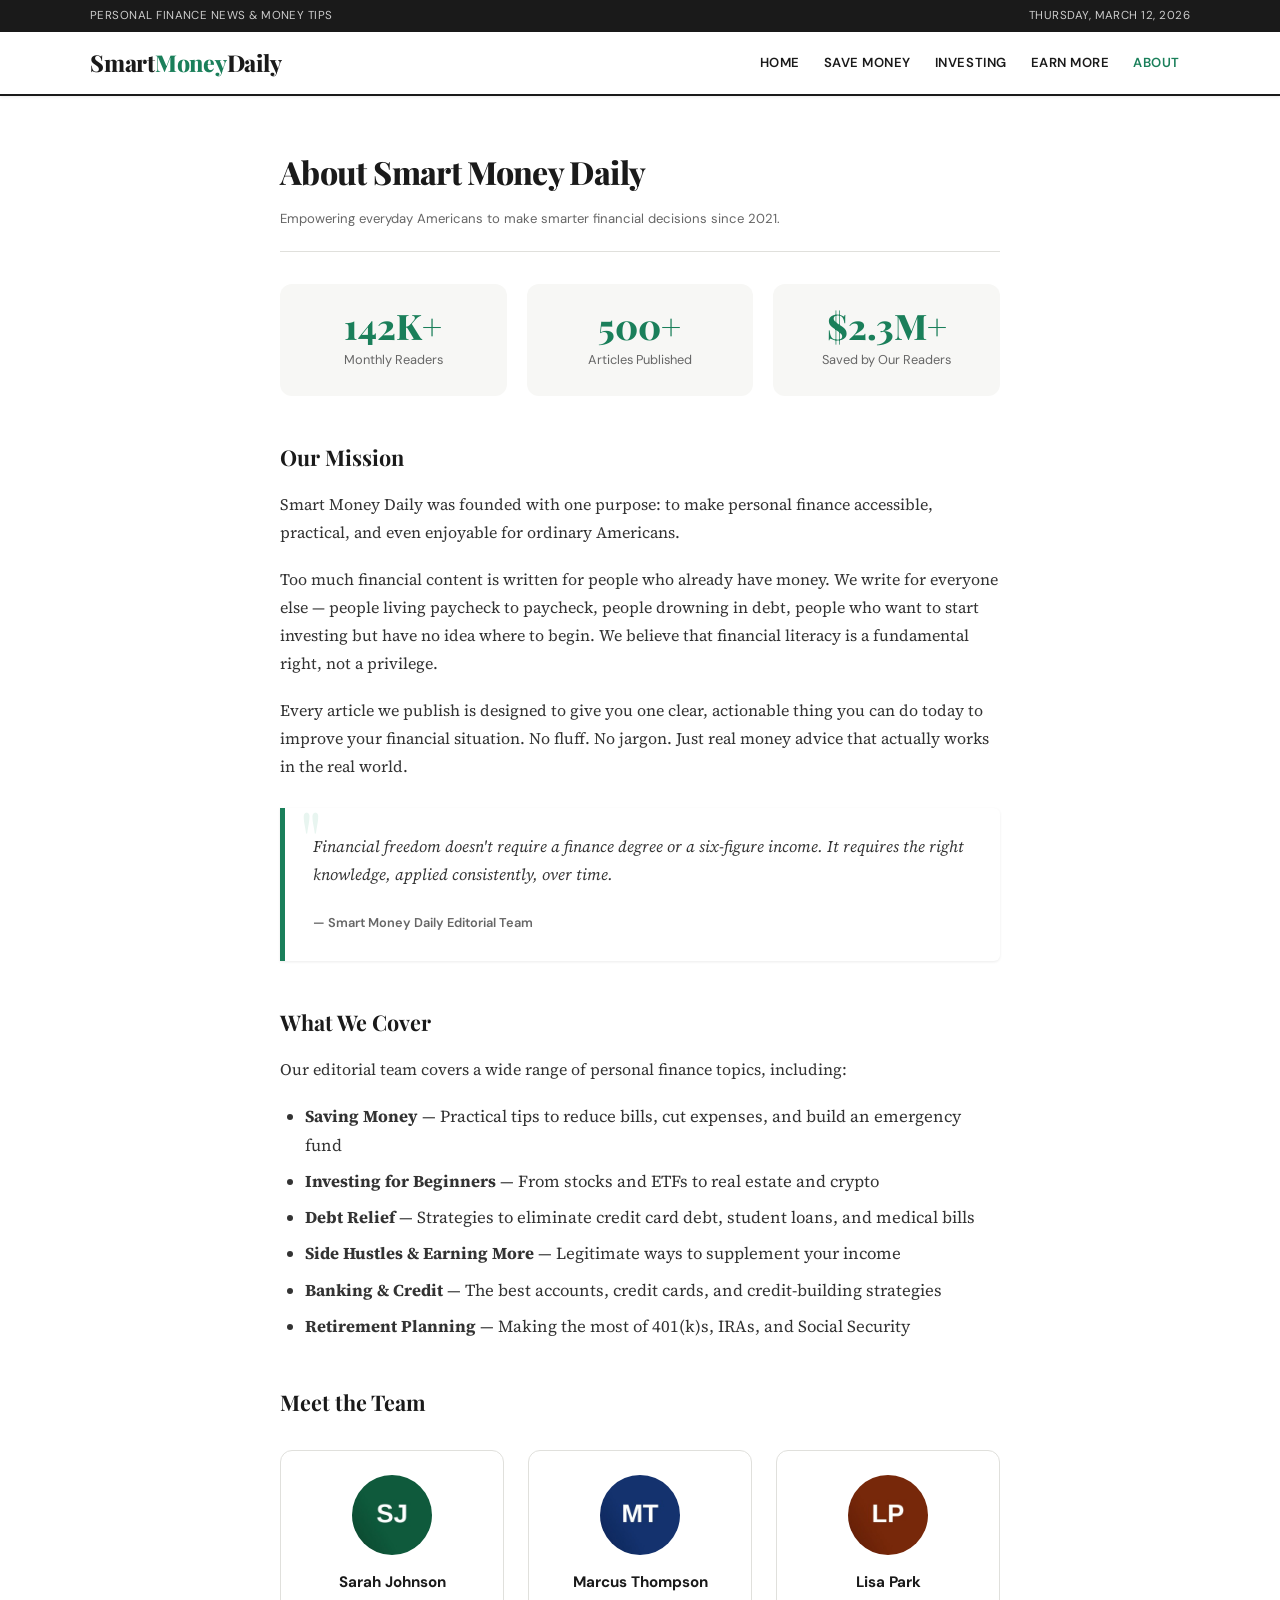
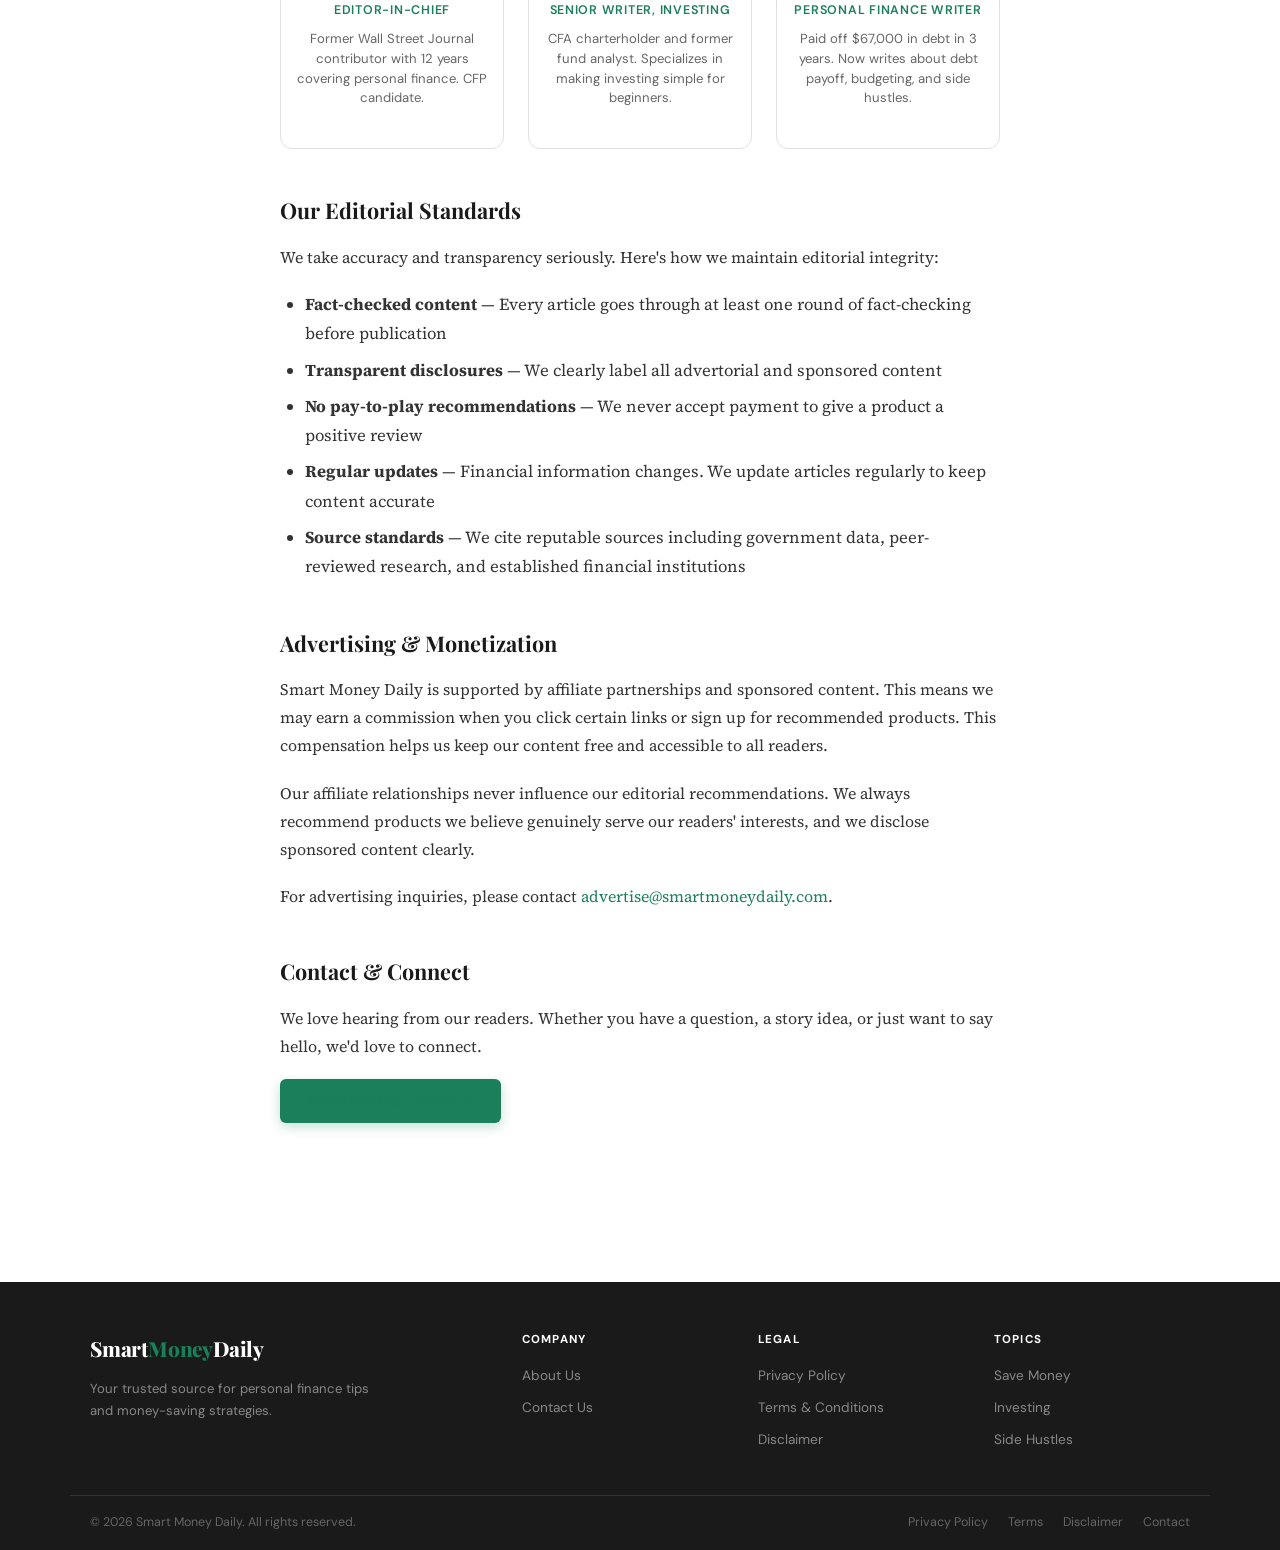
<file: about.html>
<!DOCTYPE html>
<html lang="en">
<head>
  <meta charset="UTF-8" />
  <meta name="viewport" content="width=device-width, initial-scale=1.0" />
  <title>About Us — Smart Money Daily</title>
  <meta name="description" content="Learn about Smart Money Daily — our mission, team, and commitment to helping Americans make smarter money decisions." />
  <link rel="preconnect" href="https://fonts.googleapis.com" />
  <link rel="preconnect" href="https://fonts.gstatic.com" crossorigin />
  <link rel="stylesheet" href="style.css" />
  <style>
    .team-grid { display: grid; grid-template-columns: repeat(3, 1fr); gap: 24px; margin: 28px 0; }
    .team-card { text-align: center; padding: 24px 16px; border: 1px solid var(--border); border-radius: var(--radius-lg); }
    .team-avatar { width: 80px; height: 80px; border-radius: 50%; background: var(--primary-light); display: flex; align-items: center; justify-content: center; font-family: var(--font-serif); font-size: 1.6rem; font-weight: 800; color: var(--primary); margin: 0 auto 14px; }
    .team-card h3 { font-family: var(--font-ui); font-size: 0.95rem; font-weight: 700; color: var(--text-dark); margin-bottom: 4px; }
    .team-card .role { font-family: var(--font-ui); font-size: 0.78rem; color: var(--primary); font-weight: 600; text-transform: uppercase; letter-spacing: 0.06em; margin-bottom: 8px; }
    .team-card p { font-family: var(--font-ui); font-size: 0.82rem; color: var(--text-muted); line-height: 1.5; }
    .stat-row { display: grid; grid-template-columns: repeat(3, 1fr); gap: 20px; margin: 28px 0; }
    .stat-box { text-align: center; padding: 24px; background: var(--bg-light); border-radius: var(--radius-lg); }
    .stat-box .number { font-family: var(--font-serif); font-size: 2.2rem; font-weight: 800; color: var(--primary); line-height: 1; }
    .stat-box .label { font-family: var(--font-ui); font-size: 0.8rem; color: var(--text-muted); margin-top: 6px; }
    @media(max-width:600px) { .team-grid { grid-template-columns: 1fr; } .stat-row { grid-template-columns: 1fr; } }
  </style>
</head>
<body>

<div class="top-bar">
  <div class="top-bar-inner">
    <span>Personal Finance News &amp; Money Tips</span>
    <span>Thursday, March 12, 2026</span>
  </div>
</div>

<header class="site-header">
  <div class="header-inner">
    <a href="index.html" class="site-logo">Smart<span>Money</span>Daily</a>
    <nav class="main-nav">
      <a href="index.html">Home</a>
      <a href="index.html#save">Save Money</a>
      <a href="index.html#invest">Investing</a>
      <a href="index.html#earn">Earn More</a>
      <a href="about.html">About</a>
    </nav>
    <button class="hamburger" id="hamburger" aria-label="Open menu" aria-expanded="false">
      <span></span><span></span><span></span>
    </button>
  </div>
</header>

<nav class="mobile-menu" id="mobile-menu">
  <a href="index.html">Home</a>
  <a href="about.html">About</a>
  <a href="contact.html">Contact</a>
  <a href="privacy-policy.html">Privacy Policy</a>
  <a href="terms.html">Terms</a>
  <a href="disclaimer.html">Disclaimer</a>
</nav>

<div class="inner-page">
  <h1>About Smart Money Daily</h1>
  <p class="page-date">Empowering everyday Americans to make smarter financial decisions since 2021.</p>

  <div class="stat-row">
    <div class="stat-box">
      <div class="number">142K+</div>
      <div class="label">Monthly Readers</div>
    </div>
    <div class="stat-box">
      <div class="number">500+</div>
      <div class="label">Articles Published</div>
    </div>
    <div class="stat-box">
      <div class="number">$2.3M+</div>
      <div class="label">Saved by Our Readers</div>
    </div>
  </div>

  <h2 id="mission">Our Mission</h2>
  <p>Smart Money Daily was founded with one purpose: to make personal finance accessible, practical, and even enjoyable for ordinary Americans.</p>

  <p>Too much financial content is written for people who already have money. We write for everyone else — people living paycheck to paycheck, people drowning in debt, people who want to start investing but have no idea where to begin. We believe that financial literacy is a fundamental right, not a privilege.</p>

  <p>Every article we publish is designed to give you one clear, actionable thing you can do today to improve your financial situation. No fluff. No jargon. Just real money advice that actually works in the real world.</p>

  <blockquote>
    <p>Financial freedom doesn't require a finance degree or a six-figure income. It requires the right knowledge, applied consistently, over time.</p>
    <cite>— Smart Money Daily Editorial Team</cite>
  </blockquote>

  <h2>What We Cover</h2>
  <p>Our editorial team covers a wide range of personal finance topics, including:</p>
  <ul>
    <li><strong>Saving Money</strong> — Practical tips to reduce bills, cut expenses, and build an emergency fund</li>
    <li><strong>Investing for Beginners</strong> — From stocks and ETFs to real estate and crypto</li>
    <li><strong>Debt Relief</strong> — Strategies to eliminate credit card debt, student loans, and medical bills</li>
    <li><strong>Side Hustles &amp; Earning More</strong> — Legitimate ways to supplement your income</li>
    <li><strong>Banking &amp; Credit</strong> — The best accounts, credit cards, and credit-building strategies</li>
    <li><strong>Retirement Planning</strong> — Making the most of 401(k)s, IRAs, and Social Security</li>
  </ul>

  <h2 id="team">Meet the Team</h2>

  <div class="team-grid">
    <div class="team-card">
      <img src="images/avatar_sarah.jpg" alt="Sarah Johnson" class="team-avatar" style="width:80px;height:80px;border-radius:50%;object-fit:cover;margin:0 auto 14px;" />
      <h3>Sarah Johnson</h3>
      <div class="role">Editor-in-Chief</div>
      <p>Former Wall Street Journal contributor with 12 years covering personal finance. CFP candidate.</p>
    </div>
    <div class="team-card">
      <img src="images/avatar_marcus.jpg" alt="Marcus Thompson" class="team-avatar" style="width:80px;height:80px;border-radius:50%;object-fit:cover;margin:0 auto 14px;" />
      <h3>Marcus Thompson</h3>
      <div class="role">Senior Writer, Investing</div>
      <p>CFA charterholder and former fund analyst. Specializes in making investing simple for beginners.</p>
    </div>
    <div class="team-card">
      <img src="images/avatar_lisa.jpg" alt="Lisa Park" class="team-avatar" style="width:80px;height:80px;border-radius:50%;object-fit:cover;margin:0 auto 14px;" />
      <h3>Lisa Park</h3>
      <div class="role">Personal Finance Writer</div>
      <p>Paid off $67,000 in debt in 3 years. Now writes about debt payoff, budgeting, and side hustles.</p>
    </div>
  </div>

  <h2>Our Editorial Standards</h2>
  <p>We take accuracy and transparency seriously. Here's how we maintain editorial integrity:</p>
  <ul>
    <li><strong>Fact-checked content</strong> — Every article goes through at least one round of fact-checking before publication</li>
    <li><strong>Transparent disclosures</strong> — We clearly label all advertorial and sponsored content</li>
    <li><strong>No pay-to-play recommendations</strong> — We never accept payment to give a product a positive review</li>
    <li><strong>Regular updates</strong> — Financial information changes. We update articles regularly to keep content accurate</li>
    <li><strong>Source standards</strong> — We cite reputable sources including government data, peer-reviewed research, and established financial institutions</li>
  </ul>

  <h2>Advertising &amp; Monetization</h2>
  <p>Smart Money Daily is supported by affiliate partnerships and sponsored content. This means we may earn a commission when you click certain links or sign up for recommended products. This compensation helps us keep our content free and accessible to all readers.</p>

  <p>Our affiliate relationships never influence our editorial recommendations. We always recommend products we believe genuinely serve our readers' interests, and we disclose sponsored content clearly.</p>

  <p>For advertising inquiries, please contact <a href="mailto:advertise@smartmoneydaily.com">advertise@smartmoneydaily.com</a>.</p>

  <h2>Contact &amp; Connect</h2>
  <p>We love hearing from our readers. Whether you have a question, a story idea, or just want to say hello, we'd love to connect.</p>
  <p><a href="contact.html" class="cta-btn green" style="display:inline-flex;">Contact Our Team →</a></p>
</div>

<footer class="site-footer">
  <div class="footer-inner">
    <div class="footer-brand">
      <a href="index.html" class="site-logo">Smart<span style="color:var(--primary)">Money</span>Daily</a>
      <p>Your trusted source for personal finance tips and money-saving strategies.</p>
    </div>
    <div class="footer-col">
      <h5>Company</h5>
      <a href="about.html">About Us</a>
      <a href="contact.html">Contact Us</a>
    </div>
    <div class="footer-col">
      <h5>Legal</h5>
      <a href="privacy-policy.html">Privacy Policy</a>
      <a href="terms.html">Terms &amp; Conditions</a>
      <a href="disclaimer.html">Disclaimer</a>
    </div>
    <div class="footer-col">
      <h5>Topics</h5>
      <a href="#">Save Money</a>
      <a href="#">Investing</a>
      <a href="#">Side Hustles</a>
    </div>
  </div>
  <div class="footer-bottom">
    <span>© 2026 Smart Money Daily. All rights reserved.</span>
    <div class="footer-bottom-links">
      <a href="privacy-policy.html">Privacy Policy</a>
      <a href="terms.html">Terms</a>
      <a href="disclaimer.html">Disclaimer</a>
      <a href="contact.html">Contact</a>
    </div>
  </div>
</footer>

<button class="back-to-top" id="back-to-top" aria-label="Back to top">↑</button>
<script src="script.js"></script>
</body>
</html>
</file>
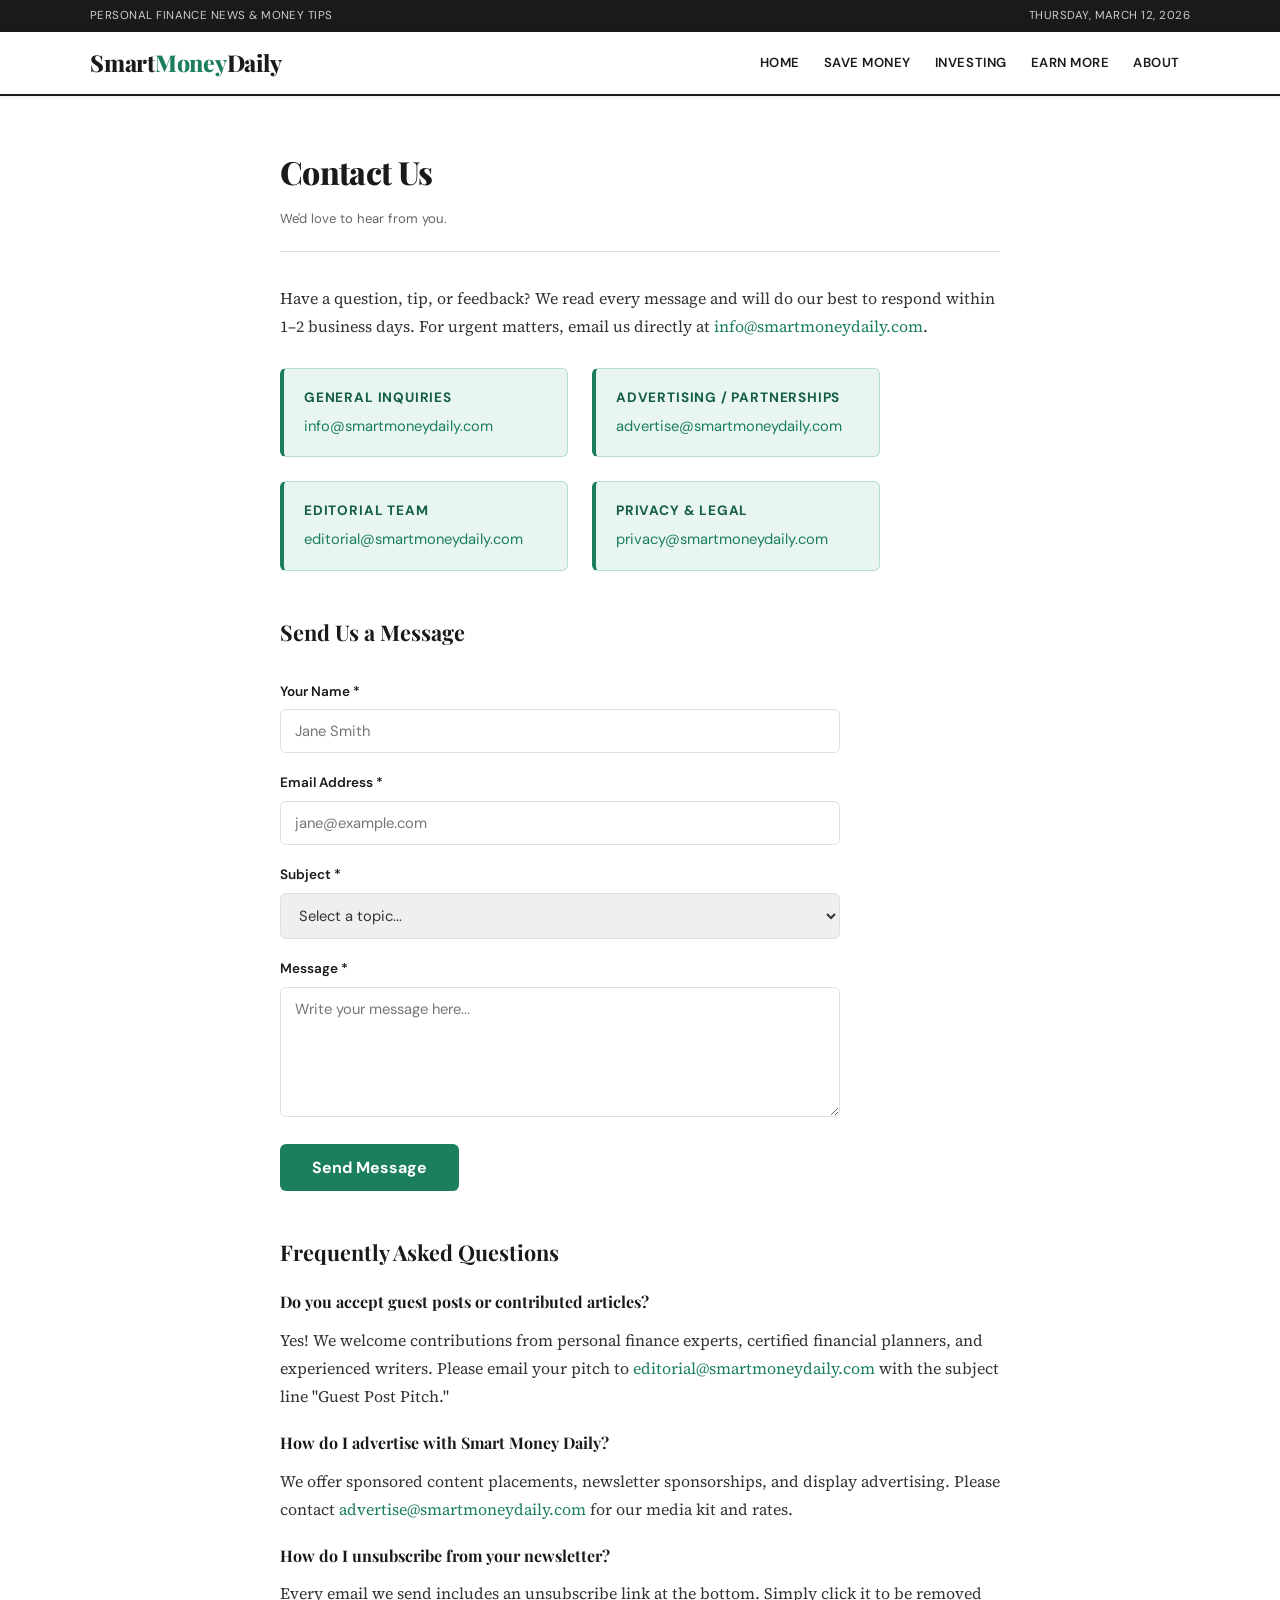
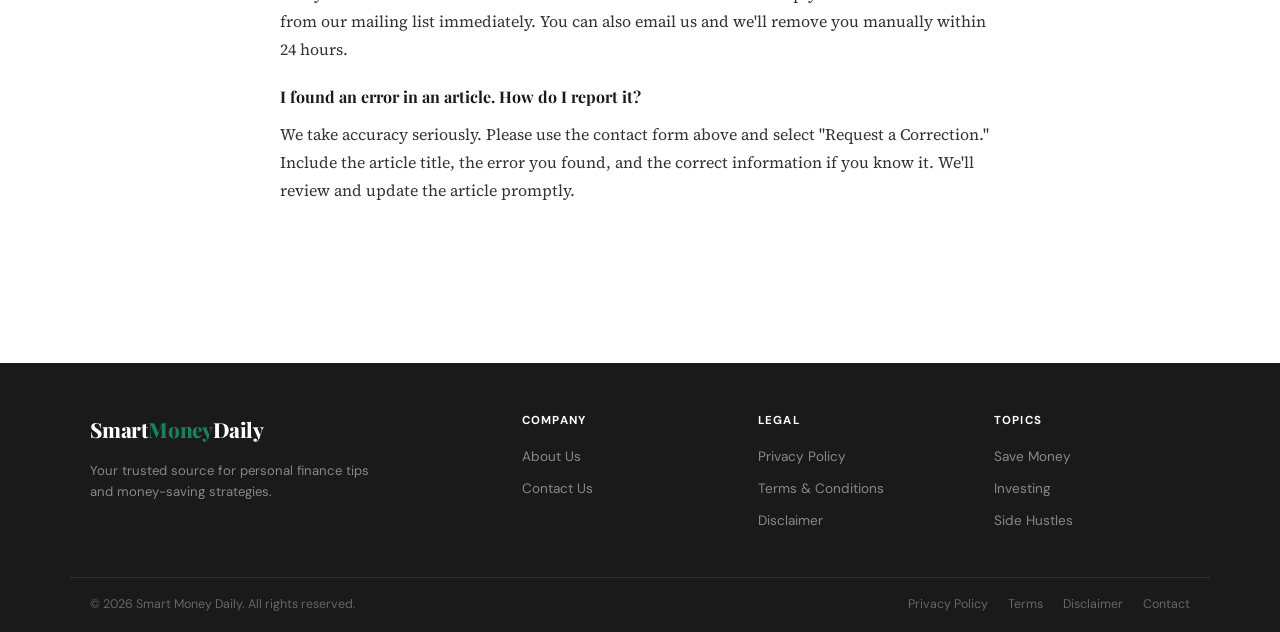
<file: contact.html>
<!DOCTYPE html>
<html lang="en">
<head>
  <meta charset="UTF-8" />
  <meta name="viewport" content="width=device-width, initial-scale=1.0" />
  <title>Contact Us — Smart Money Daily</title>
  <meta name="description" content="Get in touch with the Smart Money Daily team." />
  <link rel="preconnect" href="https://fonts.googleapis.com" />
  <link rel="preconnect" href="https://fonts.gstatic.com" crossorigin />
  <link rel="stylesheet" href="style.css" />
</head>
<body>

<div class="top-bar">
  <div class="top-bar-inner">
    <span>Personal Finance News &amp; Money Tips</span>
    <span>Thursday, March 12, 2026</span>
  </div>
</div>

<header class="site-header">
  <div class="header-inner">
    <a href="index.html" class="site-logo">Smart<span>Money</span>Daily</a>
    <nav class="main-nav">
      <a href="index.html">Home</a>
      <a href="index.html#save">Save Money</a>
      <a href="index.html#invest">Investing</a>
      <a href="index.html#earn">Earn More</a>
      <a href="about.html">About</a>
    </nav>
    <button class="hamburger" id="hamburger" aria-label="Open menu" aria-expanded="false">
      <span></span><span></span><span></span>
    </button>
  </div>
</header>

<nav class="mobile-menu" id="mobile-menu">
  <a href="index.html">Home</a>
  <a href="about.html">About</a>
  <a href="contact.html">Contact</a>
  <a href="privacy-policy.html">Privacy Policy</a>
  <a href="terms.html">Terms</a>
  <a href="disclaimer.html">Disclaimer</a>
</nav>

<div class="inner-page">
  <h1>Contact Us</h1>
  <p class="page-date">We'd love to hear from you.</p>

  <p>Have a question, tip, or feedback? We read every message and will do our best to respond within 1–2 business days. For urgent matters, email us directly at <a href="mailto:info@smartmoneydaily.com">info@smartmoneydaily.com</a>.</p>

  <div style="display:grid;grid-template-columns:1fr 1fr;gap:24px;margin:28px 0;max-width:600px;">
    <div class="info-box" style="margin:0;">
      <div class="info-box-title">General Inquiries</div>
      <a href="mailto:info@smartmoneydaily.com">info@smartmoneydaily.com</a>
    </div>
    <div class="info-box" style="margin:0;">
      <div class="info-box-title">Advertising / Partnerships</div>
      <a href="mailto:advertise@smartmoneydaily.com">advertise@smartmoneydaily.com</a>
    </div>
    <div class="info-box" style="margin:0;">
      <div class="info-box-title">Editorial Team</div>
      <a href="mailto:editorial@smartmoneydaily.com">editorial@smartmoneydaily.com</a>
    </div>
    <div class="info-box" style="margin:0;">
      <div class="info-box-title">Privacy &amp; Legal</div>
      <a href="mailto:privacy@smartmoneydaily.com">privacy@smartmoneydaily.com</a>
    </div>
  </div>

  <h2>Send Us a Message</h2>

  <div class="contact-form-wrap">
    <form id="contact-form" novalidate>
      <div class="form-group">
        <label for="contact-name">Your Name *</label>
        <input type="text" id="contact-name" name="name" placeholder="Jane Smith" required />
      </div>
      <div class="form-group">
        <label for="contact-email">Email Address *</label>
        <input type="email" id="contact-email" name="email" placeholder="jane@example.com" required />
      </div>
      <div class="form-group">
        <label for="contact-subject">Subject *</label>
        <select id="contact-subject" name="subject" required>
          <option value="">Select a topic...</option>
          <option value="general">General Question</option>
          <option value="editorial">Editorial / Article Feedback</option>
          <option value="advertising">Advertising / Partnerships</option>
          <option value="privacy">Privacy / Data Request</option>
          <option value="correction">Request a Correction</option>
          <option value="other">Other</option>
        </select>
      </div>
      <div class="form-group">
        <label for="contact-message">Message *</label>
        <textarea id="contact-message" name="message" placeholder="Write your message here..." required></textarea>
      </div>
      <button type="submit" class="form-submit">Send Message</button>
    </form>
  </div>

  <h2>Frequently Asked Questions</h2>

  <h2 style="font-size:1rem;margin-top:1em;">Do you accept guest posts or contributed articles?</h2>
  <p>Yes! We welcome contributions from personal finance experts, certified financial planners, and experienced writers. Please email your pitch to <a href="mailto:editorial@smartmoneydaily.com">editorial@smartmoneydaily.com</a> with the subject line "Guest Post Pitch."</p>

  <h2 style="font-size:1rem;margin-top:1em;">How do I advertise with Smart Money Daily?</h2>
  <p>We offer sponsored content placements, newsletter sponsorships, and display advertising. Please contact <a href="mailto:advertise@smartmoneydaily.com">advertise@smartmoneydaily.com</a> for our media kit and rates.</p>

  <h2 style="font-size:1rem;margin-top:1em;">How do I unsubscribe from your newsletter?</h2>
  <p>Every email we send includes an unsubscribe link at the bottom. Simply click it to be removed from our mailing list immediately. You can also email us and we'll remove you manually within 24 hours.</p>

  <h2 style="font-size:1rem;margin-top:1em;">I found an error in an article. How do I report it?</h2>
  <p>We take accuracy seriously. Please use the contact form above and select "Request a Correction." Include the article title, the error you found, and the correct information if you know it. We'll review and update the article promptly.</p>
</div>

<footer class="site-footer">
  <div class="footer-inner">
    <div class="footer-brand">
      <a href="index.html" class="site-logo">Smart<span style="color:var(--primary)">Money</span>Daily</a>
      <p>Your trusted source for personal finance tips and money-saving strategies.</p>
    </div>
    <div class="footer-col">
      <h5>Company</h5>
      <a href="about.html">About Us</a>
      <a href="contact.html">Contact Us</a>
    </div>
    <div class="footer-col">
      <h5>Legal</h5>
      <a href="privacy-policy.html">Privacy Policy</a>
      <a href="terms.html">Terms &amp; Conditions</a>
      <a href="disclaimer.html">Disclaimer</a>
    </div>
    <div class="footer-col">
      <h5>Topics</h5>
      <a href="#">Save Money</a>
      <a href="#">Investing</a>
      <a href="#">Side Hustles</a>
    </div>
  </div>
  <div class="footer-bottom">
    <span>© 2026 Smart Money Daily. All rights reserved.</span>
    <div class="footer-bottom-links">
      <a href="privacy-policy.html">Privacy Policy</a>
      <a href="terms.html">Terms</a>
      <a href="disclaimer.html">Disclaimer</a>
      <a href="contact.html">Contact</a>
    </div>
  </div>
</footer>

<button class="back-to-top" id="back-to-top" aria-label="Back to top">↑</button>
<script src="script.js"></script>
</body>
</html>
</file>
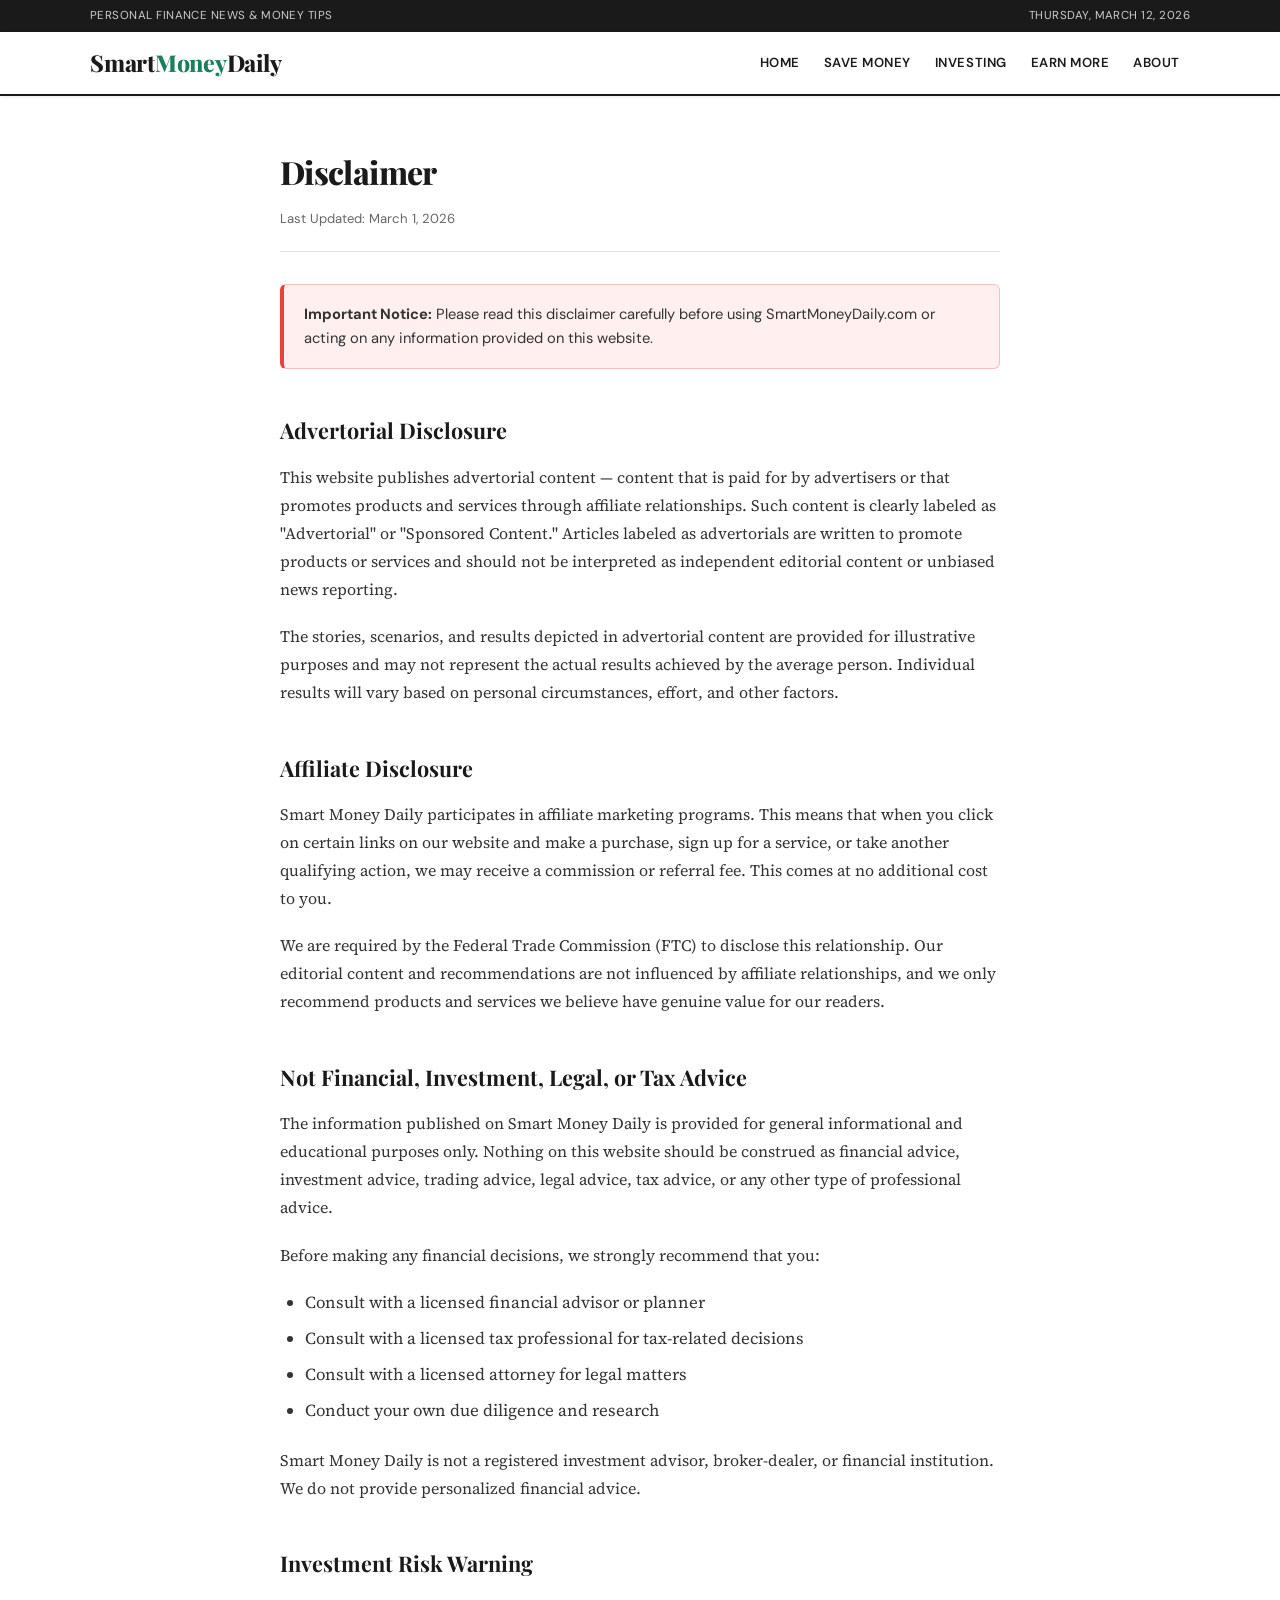
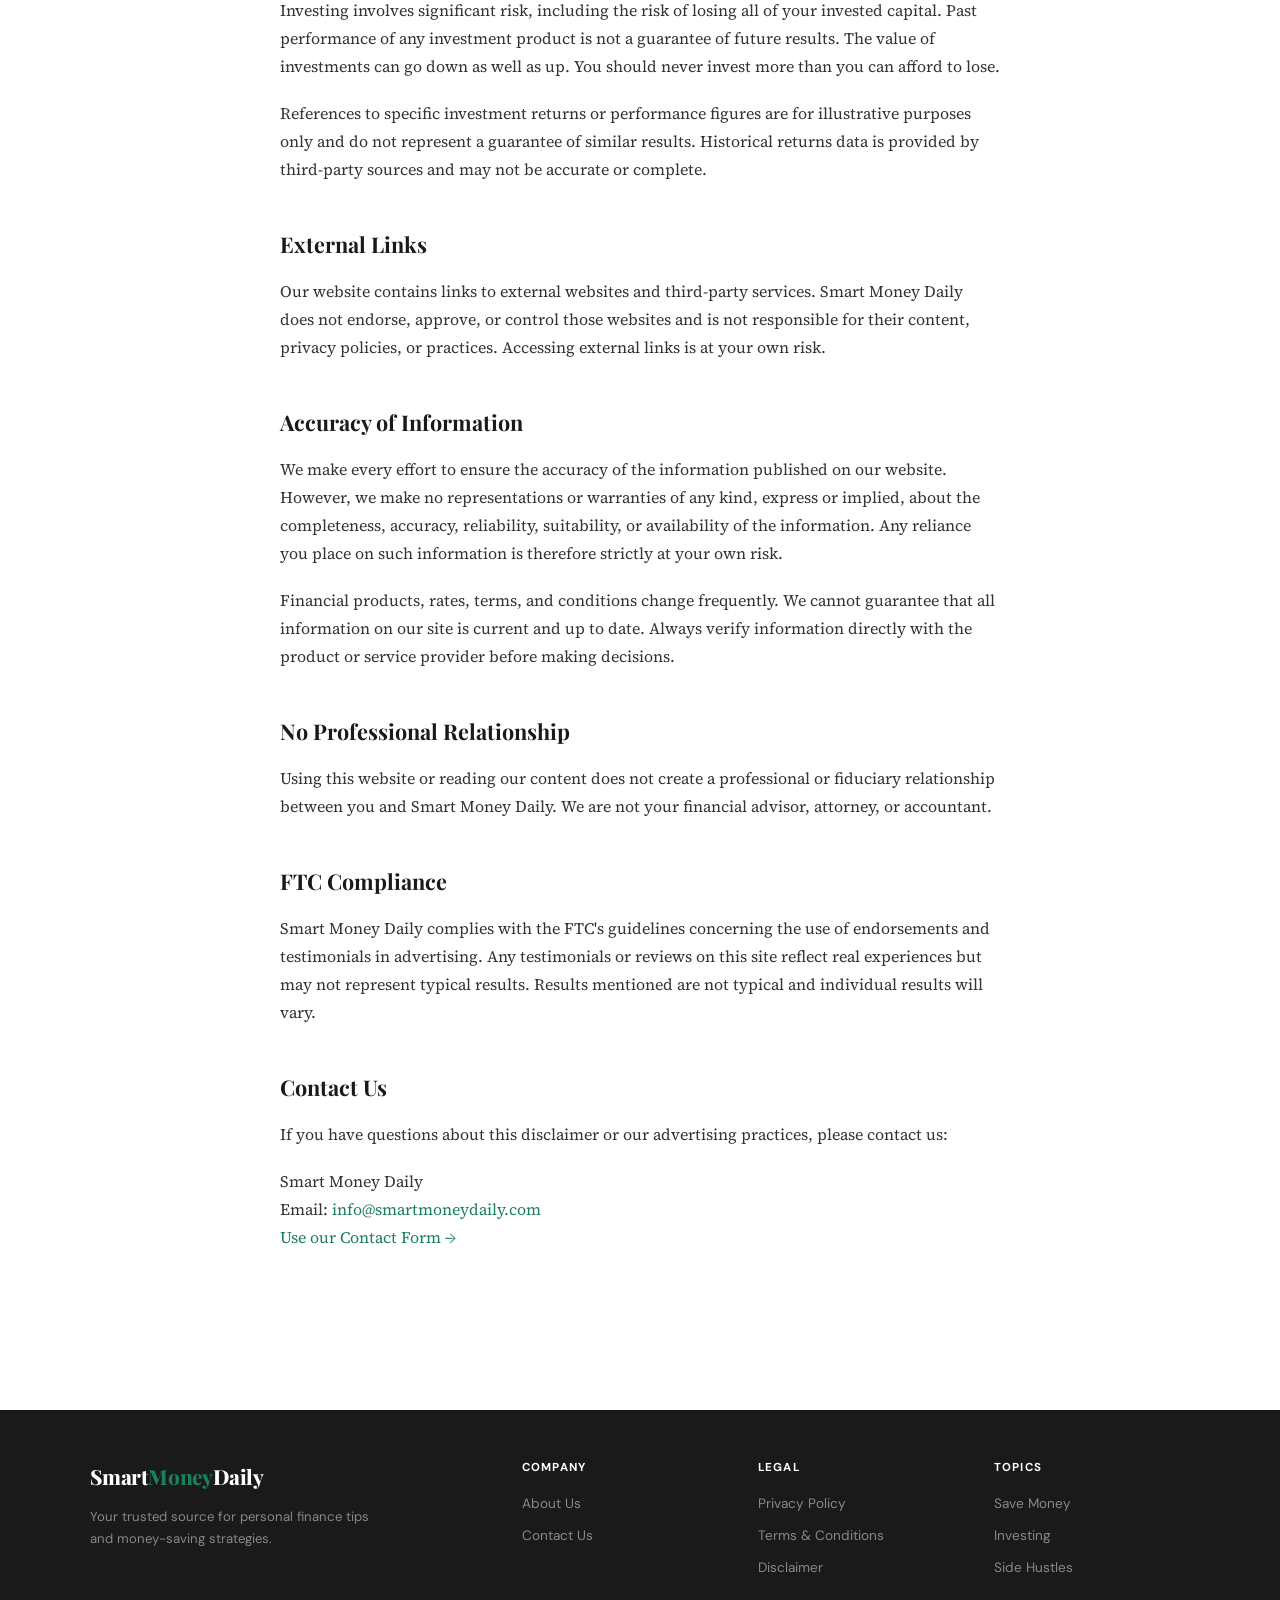
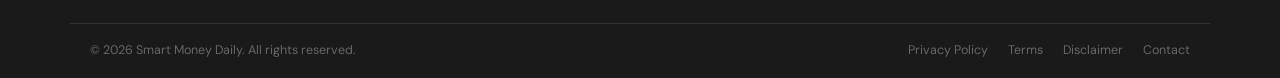
<file: disclaimer.html>
<!DOCTYPE html>
<html lang="en">
<head>
  <meta charset="UTF-8" />
  <meta name="viewport" content="width=device-width, initial-scale=1.0" />
  <title>Disclaimer — Smart Money Daily</title>
  <meta name="description" content="Smart Money Daily full disclaimer, advertorial disclosure, and affiliate disclosure." />
  <link rel="preconnect" href="https://fonts.googleapis.com" />
  <link rel="preconnect" href="https://fonts.gstatic.com" crossorigin />
  <link rel="stylesheet" href="style.css" />
</head>
<body>

<div class="top-bar">
  <div class="top-bar-inner">
    <span>Personal Finance News &amp; Money Tips</span>
    <span>Thursday, March 12, 2026</span>
  </div>
</div>

<header class="site-header">
  <div class="header-inner">
    <a href="index.html" class="site-logo">Smart<span>Money</span>Daily</a>
    <nav class="main-nav">
      <a href="index.html">Home</a>
      <a href="index.html#save">Save Money</a>
      <a href="index.html#invest">Investing</a>
      <a href="index.html#earn">Earn More</a>
      <a href="about.html">About</a>
    </nav>
    <button class="hamburger" id="hamburger" aria-label="Open menu" aria-expanded="false">
      <span></span><span></span><span></span>
    </button>
  </div>
</header>

<nav class="mobile-menu" id="mobile-menu">
  <a href="index.html">Home</a>
  <a href="about.html">About</a>
  <a href="contact.html">Contact</a>
  <a href="privacy-policy.html">Privacy Policy</a>
  <a href="terms.html">Terms</a>
  <a href="disclaimer.html">Disclaimer</a>
</nav>

<div class="inner-page">
  <h1>Disclaimer</h1>
  <p class="page-date">Last Updated: March 1, 2026</p>

  <div class="warning-box" style="margin-bottom:32px;">
    <strong>Important Notice:</strong> Please read this disclaimer carefully before using SmartMoneyDaily.com or acting on any information provided on this website.
  </div>

  <h2>Advertorial Disclosure</h2>
  <p>This website publishes advertorial content — content that is paid for by advertisers or that promotes products and services through affiliate relationships. Such content is clearly labeled as "Advertorial" or "Sponsored Content." Articles labeled as advertorials are written to promote products or services and should not be interpreted as independent editorial content or unbiased news reporting.</p>

  <p>The stories, scenarios, and results depicted in advertorial content are provided for illustrative purposes and may not represent the actual results achieved by the average person. Individual results will vary based on personal circumstances, effort, and other factors.</p>

  <h2>Affiliate Disclosure</h2>
  <p>Smart Money Daily participates in affiliate marketing programs. This means that when you click on certain links on our website and make a purchase, sign up for a service, or take another qualifying action, we may receive a commission or referral fee. This comes at no additional cost to you.</p>

  <p>We are required by the Federal Trade Commission (FTC) to disclose this relationship. Our editorial content and recommendations are not influenced by affiliate relationships, and we only recommend products and services we believe have genuine value for our readers.</p>

  <h2>Not Financial, Investment, Legal, or Tax Advice</h2>
  <p>The information published on Smart Money Daily is provided for general informational and educational purposes only. Nothing on this website should be construed as financial advice, investment advice, trading advice, legal advice, tax advice, or any other type of professional advice.</p>

  <p>Before making any financial decisions, we strongly recommend that you:</p>
  <ul>
    <li>Consult with a licensed financial advisor or planner</li>
    <li>Consult with a licensed tax professional for tax-related decisions</li>
    <li>Consult with a licensed attorney for legal matters</li>
    <li>Conduct your own due diligence and research</li>
  </ul>

  <p>Smart Money Daily is not a registered investment advisor, broker-dealer, or financial institution. We do not provide personalized financial advice.</p>

  <h2>Investment Risk Warning</h2>
  <p>Investing involves significant risk, including the risk of losing all of your invested capital. Past performance of any investment product is not a guarantee of future results. The value of investments can go down as well as up. You should never invest more than you can afford to lose.</p>

  <p>References to specific investment returns or performance figures are for illustrative purposes only and do not represent a guarantee of similar results. Historical returns data is provided by third-party sources and may not be accurate or complete.</p>

  <h2>External Links</h2>
  <p>Our website contains links to external websites and third-party services. Smart Money Daily does not endorse, approve, or control those websites and is not responsible for their content, privacy policies, or practices. Accessing external links is at your own risk.</p>

  <h2>Accuracy of Information</h2>
  <p>We make every effort to ensure the accuracy of the information published on our website. However, we make no representations or warranties of any kind, express or implied, about the completeness, accuracy, reliability, suitability, or availability of the information. Any reliance you place on such information is therefore strictly at your own risk.</p>

  <p>Financial products, rates, terms, and conditions change frequently. We cannot guarantee that all information on our site is current and up to date. Always verify information directly with the product or service provider before making decisions.</p>

  <h2>No Professional Relationship</h2>
  <p>Using this website or reading our content does not create a professional or fiduciary relationship between you and Smart Money Daily. We are not your financial advisor, attorney, or accountant.</p>

  <h2>FTC Compliance</h2>
  <p>Smart Money Daily complies with the FTC's guidelines concerning the use of endorsements and testimonials in advertising. Any testimonials or reviews on this site reflect real experiences but may not represent typical results. Results mentioned are not typical and individual results will vary.</p>

  <h2>Contact Us</h2>
  <p>If you have questions about this disclaimer or our advertising practices, please contact us:</p>
  <p>
    Smart Money Daily<br />
    Email: <a href="mailto:info@smartmoneydaily.com">info@smartmoneydaily.com</a><br />
    <a href="contact.html">Use our Contact Form →</a>
  </p>
</div>

<footer class="site-footer">
  <div class="footer-inner">
    <div class="footer-brand">
      <a href="index.html" class="site-logo">Smart<span style="color:var(--primary)">Money</span>Daily</a>
      <p>Your trusted source for personal finance tips and money-saving strategies.</p>
    </div>
    <div class="footer-col">
      <h5>Company</h5>
      <a href="about.html">About Us</a>
      <a href="contact.html">Contact Us</a>
    </div>
    <div class="footer-col">
      <h5>Legal</h5>
      <a href="privacy-policy.html">Privacy Policy</a>
      <a href="terms.html">Terms &amp; Conditions</a>
      <a href="disclaimer.html">Disclaimer</a>
    </div>
    <div class="footer-col">
      <h5>Topics</h5>
      <a href="#">Save Money</a>
      <a href="#">Investing</a>
      <a href="#">Side Hustles</a>
    </div>
  </div>
  <div class="footer-bottom">
    <span>© 2026 Smart Money Daily. All rights reserved.</span>
    <div class="footer-bottom-links">
      <a href="privacy-policy.html">Privacy Policy</a>
      <a href="terms.html">Terms</a>
      <a href="disclaimer.html">Disclaimer</a>
      <a href="contact.html">Contact</a>
    </div>
  </div>
</footer>

<button class="back-to-top" id="back-to-top" aria-label="Back to top">↑</button>
<script src="script.js"></script>
</body>
</html>
</file>
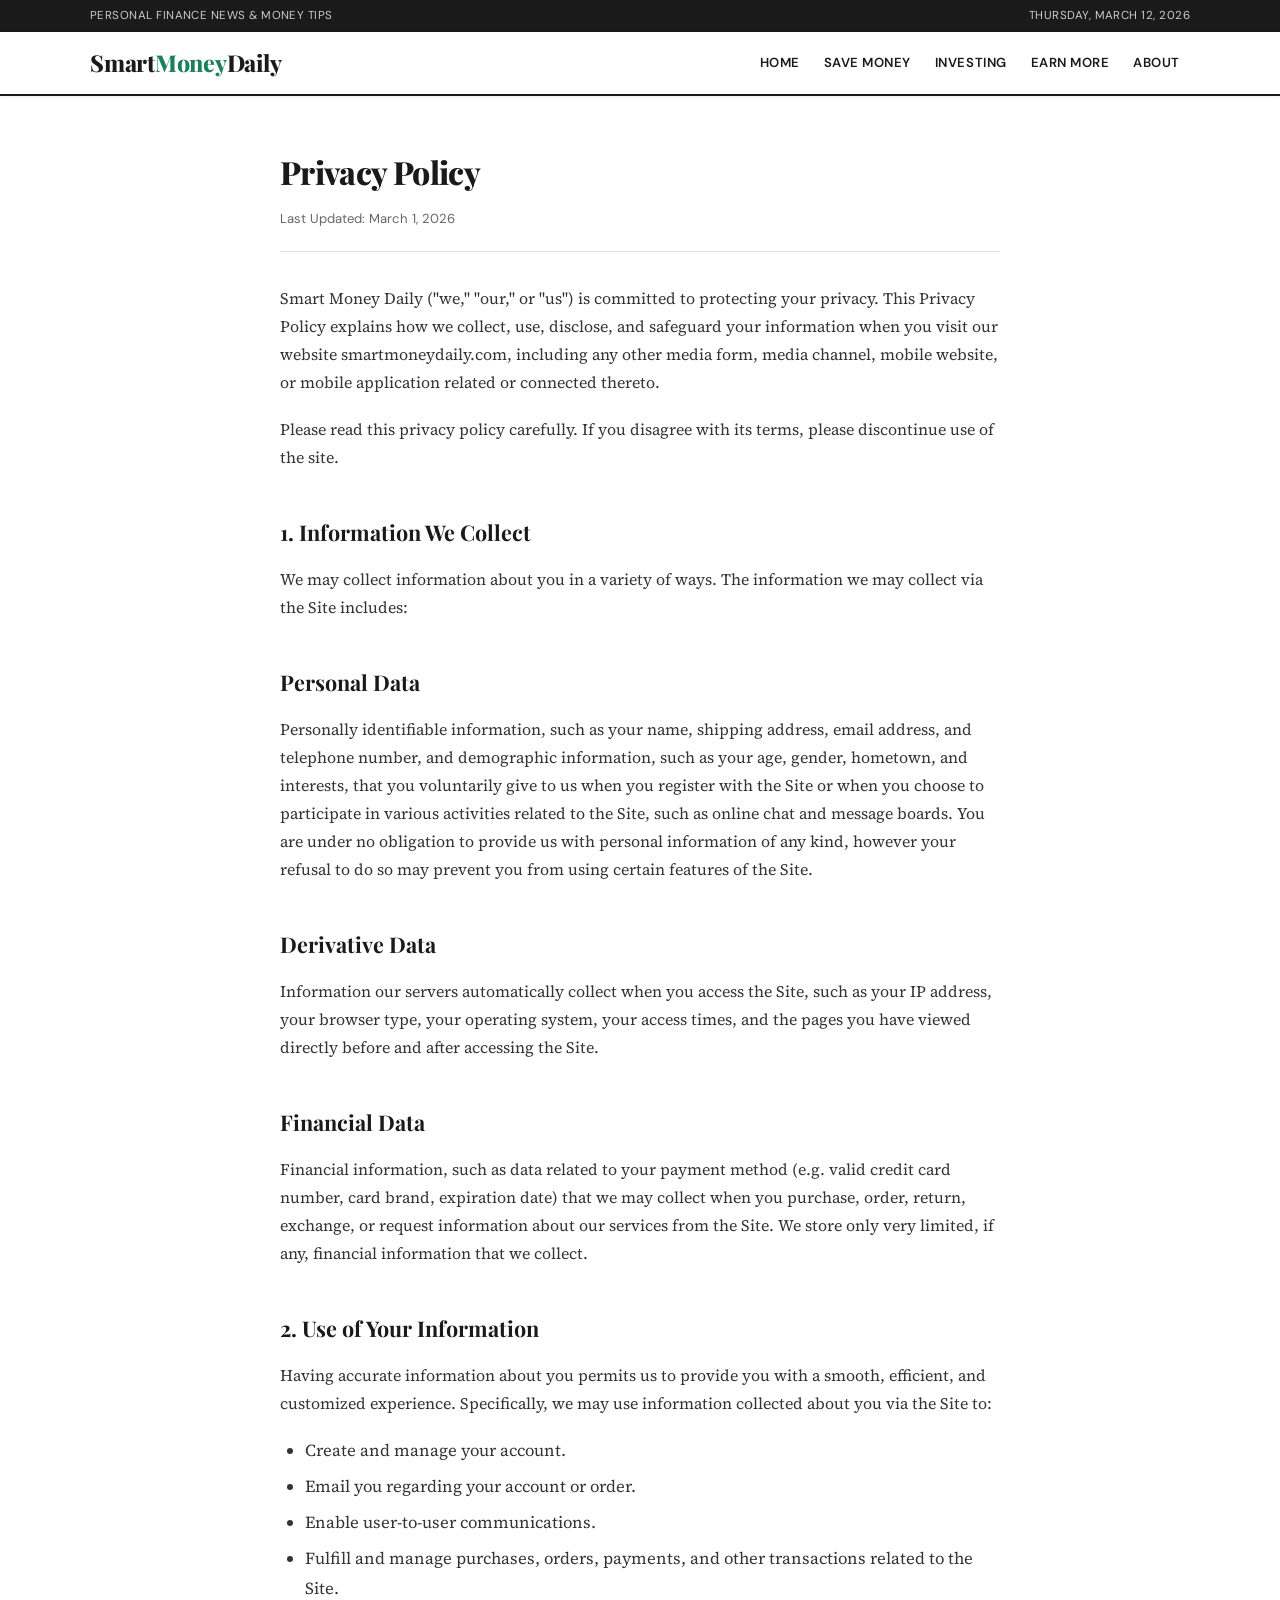
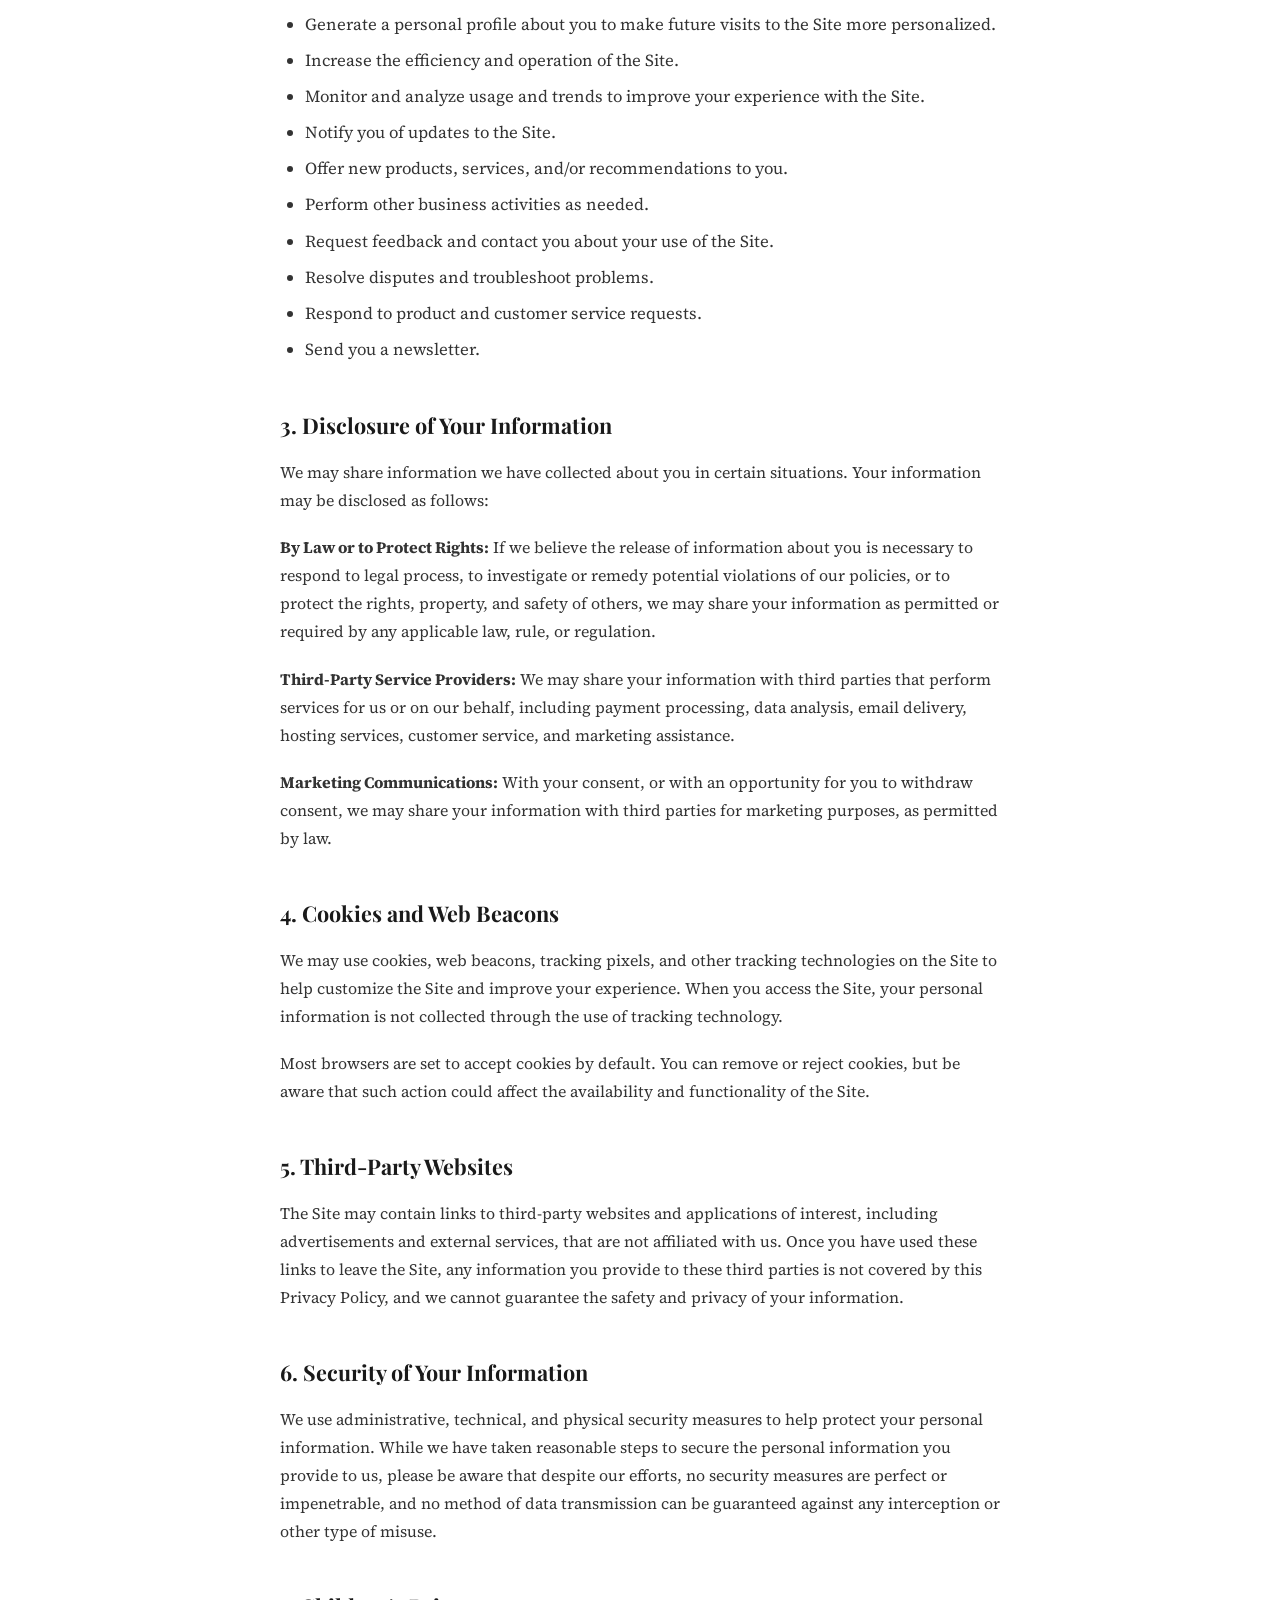
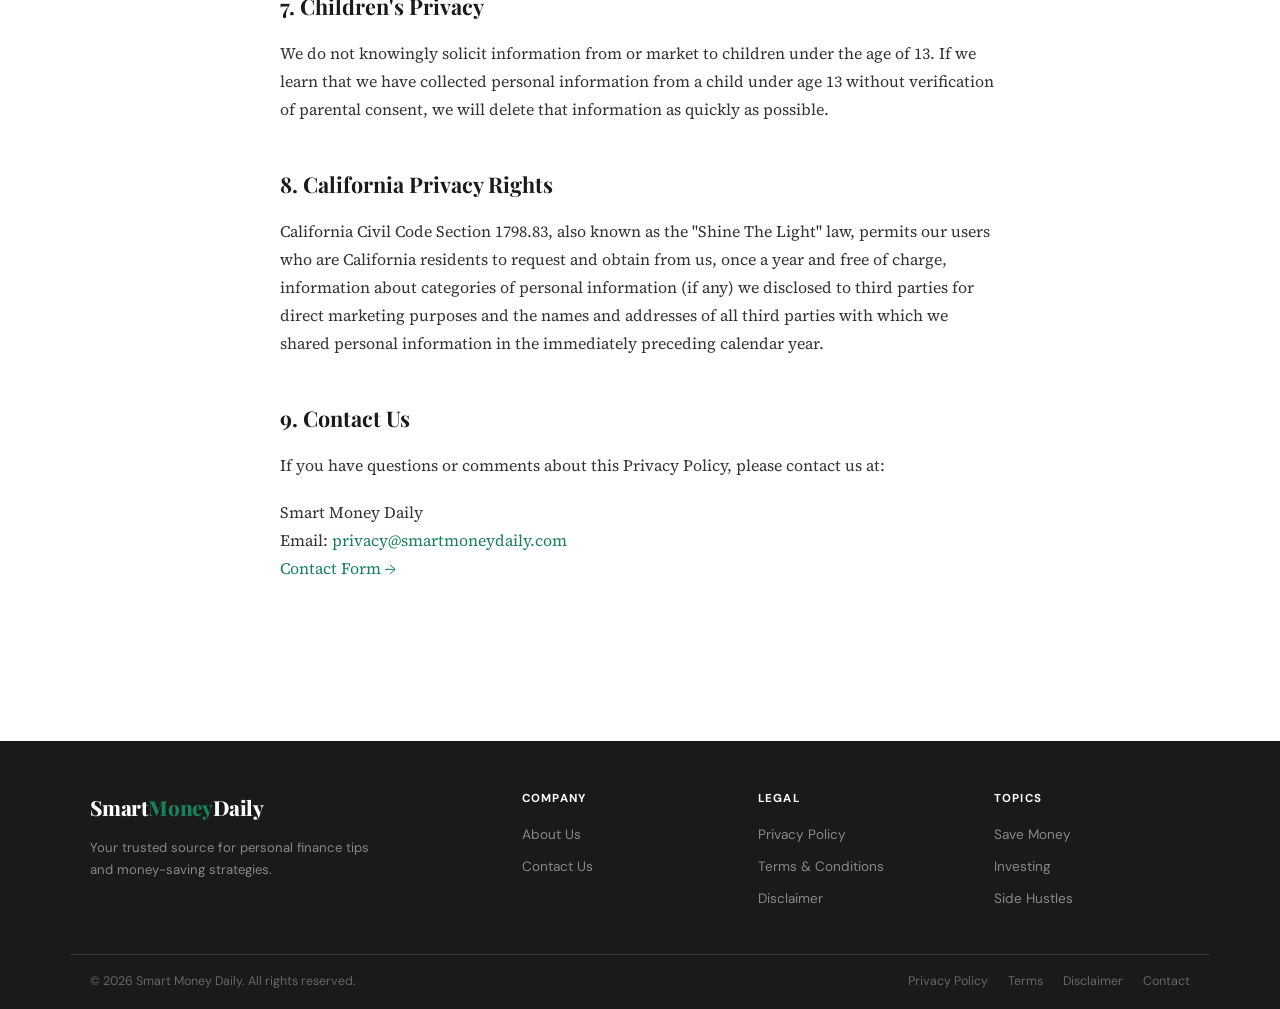
<file: privacy-policy.html>
<!DOCTYPE html>
<html lang="en">
<head>
  <meta charset="UTF-8" />
  <meta name="viewport" content="width=device-width, initial-scale=1.0" />
  <title>Privacy Policy — Smart Money Daily</title>
  <meta name="description" content="Smart Money Daily Privacy Policy — how we collect, use, and protect your information." />
  <link rel="preconnect" href="https://fonts.googleapis.com" />
  <link rel="preconnect" href="https://fonts.gstatic.com" crossorigin />
  <link rel="stylesheet" href="style.css" />
</head>
<body>

<div class="top-bar">
  <div class="top-bar-inner">
    <span>Personal Finance News &amp; Money Tips</span>
    <span>Thursday, March 12, 2026</span>
  </div>
</div>

<header class="site-header">
  <div class="header-inner">
    <a href="index.html" class="site-logo">Smart<span>Money</span>Daily</a>
    <nav class="main-nav">
      <a href="index.html">Home</a>
      <a href="index.html#save">Save Money</a>
      <a href="index.html#invest">Investing</a>
      <a href="index.html#earn">Earn More</a>
      <a href="about.html">About</a>
    </nav>
    <button class="hamburger" id="hamburger" aria-label="Open menu" aria-expanded="false">
      <span></span><span></span><span></span>
    </button>
  </div>
</header>

<nav class="mobile-menu" id="mobile-menu">
  <a href="index.html">Home</a>
  <a href="about.html">About</a>
  <a href="contact.html">Contact</a>
  <a href="privacy-policy.html">Privacy Policy</a>
  <a href="terms.html">Terms</a>
  <a href="disclaimer.html">Disclaimer</a>
</nav>

<div class="inner-page">
  <h1>Privacy Policy</h1>
  <p class="page-date">Last Updated: March 1, 2026</p>

  <p>Smart Money Daily ("we," "our," or "us") is committed to protecting your privacy. This Privacy Policy explains how we collect, use, disclose, and safeguard your information when you visit our website smartmoneydaily.com, including any other media form, media channel, mobile website, or mobile application related or connected thereto.</p>

  <p>Please read this privacy policy carefully. If you disagree with its terms, please discontinue use of the site.</p>

  <h2>1. Information We Collect</h2>
  <p>We may collect information about you in a variety of ways. The information we may collect via the Site includes:</p>

  <h2>Personal Data</h2>
  <p>Personally identifiable information, such as your name, shipping address, email address, and telephone number, and demographic information, such as your age, gender, hometown, and interests, that you voluntarily give to us when you register with the Site or when you choose to participate in various activities related to the Site, such as online chat and message boards. You are under no obligation to provide us with personal information of any kind, however your refusal to do so may prevent you from using certain features of the Site.</p>

  <h2>Derivative Data</h2>
  <p>Information our servers automatically collect when you access the Site, such as your IP address, your browser type, your operating system, your access times, and the pages you have viewed directly before and after accessing the Site.</p>

  <h2>Financial Data</h2>
  <p>Financial information, such as data related to your payment method (e.g. valid credit card number, card brand, expiration date) that we may collect when you purchase, order, return, exchange, or request information about our services from the Site. We store only very limited, if any, financial information that we collect.</p>

  <h2>2. Use of Your Information</h2>
  <p>Having accurate information about you permits us to provide you with a smooth, efficient, and customized experience. Specifically, we may use information collected about you via the Site to:</p>
  <ul>
    <li>Create and manage your account.</li>
    <li>Email you regarding your account or order.</li>
    <li>Enable user-to-user communications.</li>
    <li>Fulfill and manage purchases, orders, payments, and other transactions related to the Site.</li>
    <li>Generate a personal profile about you to make future visits to the Site more personalized.</li>
    <li>Increase the efficiency and operation of the Site.</li>
    <li>Monitor and analyze usage and trends to improve your experience with the Site.</li>
    <li>Notify you of updates to the Site.</li>
    <li>Offer new products, services, and/or recommendations to you.</li>
    <li>Perform other business activities as needed.</li>
    <li>Request feedback and contact you about your use of the Site.</li>
    <li>Resolve disputes and troubleshoot problems.</li>
    <li>Respond to product and customer service requests.</li>
    <li>Send you a newsletter.</li>
  </ul>

  <h2>3. Disclosure of Your Information</h2>
  <p>We may share information we have collected about you in certain situations. Your information may be disclosed as follows:</p>

  <p><strong>By Law or to Protect Rights:</strong> If we believe the release of information about you is necessary to respond to legal process, to investigate or remedy potential violations of our policies, or to protect the rights, property, and safety of others, we may share your information as permitted or required by any applicable law, rule, or regulation.</p>

  <p><strong>Third-Party Service Providers:</strong> We may share your information with third parties that perform services for us or on our behalf, including payment processing, data analysis, email delivery, hosting services, customer service, and marketing assistance.</p>

  <p><strong>Marketing Communications:</strong> With your consent, or with an opportunity for you to withdraw consent, we may share your information with third parties for marketing purposes, as permitted by law.</p>

  <h2>4. Cookies and Web Beacons</h2>
  <p>We may use cookies, web beacons, tracking pixels, and other tracking technologies on the Site to help customize the Site and improve your experience. When you access the Site, your personal information is not collected through the use of tracking technology.</p>

  <p>Most browsers are set to accept cookies by default. You can remove or reject cookies, but be aware that such action could affect the availability and functionality of the Site.</p>

  <h2>5. Third-Party Websites</h2>
  <p>The Site may contain links to third-party websites and applications of interest, including advertisements and external services, that are not affiliated with us. Once you have used these links to leave the Site, any information you provide to these third parties is not covered by this Privacy Policy, and we cannot guarantee the safety and privacy of your information.</p>

  <h2>6. Security of Your Information</h2>
  <p>We use administrative, technical, and physical security measures to help protect your personal information. While we have taken reasonable steps to secure the personal information you provide to us, please be aware that despite our efforts, no security measures are perfect or impenetrable, and no method of data transmission can be guaranteed against any interception or other type of misuse.</p>

  <h2>7. Children's Privacy</h2>
  <p>We do not knowingly solicit information from or market to children under the age of 13. If we learn that we have collected personal information from a child under age 13 without verification of parental consent, we will delete that information as quickly as possible.</p>

  <h2>8. California Privacy Rights</h2>
  <p>California Civil Code Section 1798.83, also known as the "Shine The Light" law, permits our users who are California residents to request and obtain from us, once a year and free of charge, information about categories of personal information (if any) we disclosed to third parties for direct marketing purposes and the names and addresses of all third parties with which we shared personal information in the immediately preceding calendar year.</p>

  <h2>9. Contact Us</h2>
  <p>If you have questions or comments about this Privacy Policy, please contact us at:</p>
  <p>
    Smart Money Daily<br />
    Email: <a href="mailto:privacy@smartmoneydaily.com">privacy@smartmoneydaily.com</a><br />
    <a href="contact.html">Contact Form →</a>
  </p>
</div>

<footer class="site-footer">
  <div class="footer-inner">
    <div class="footer-brand">
      <a href="index.html" class="site-logo">Smart<span style="color:var(--primary)">Money</span>Daily</a>
      <p>Your trusted source for personal finance tips and money-saving strategies.</p>
    </div>
    <div class="footer-col">
      <h5>Company</h5>
      <a href="about.html">About Us</a>
      <a href="contact.html">Contact Us</a>
    </div>
    <div class="footer-col">
      <h5>Legal</h5>
      <a href="privacy-policy.html">Privacy Policy</a>
      <a href="terms.html">Terms &amp; Conditions</a>
      <a href="disclaimer.html">Disclaimer</a>
    </div>
    <div class="footer-col">
      <h5>Topics</h5>
      <a href="#">Save Money</a>
      <a href="#">Investing</a>
      <a href="#">Side Hustles</a>
    </div>
  </div>
  <div class="footer-bottom">
    <span>© 2026 Smart Money Daily. All rights reserved.</span>
    <div class="footer-bottom-links">
      <a href="privacy-policy.html">Privacy Policy</a>
      <a href="terms.html">Terms</a>
      <a href="disclaimer.html">Disclaimer</a>
      <a href="contact.html">Contact</a>
    </div>
  </div>
</footer>

<button class="back-to-top" id="back-to-top" aria-label="Back to top">↑</button>
<script src="script.js"></script>
</body>
</html>
</file>
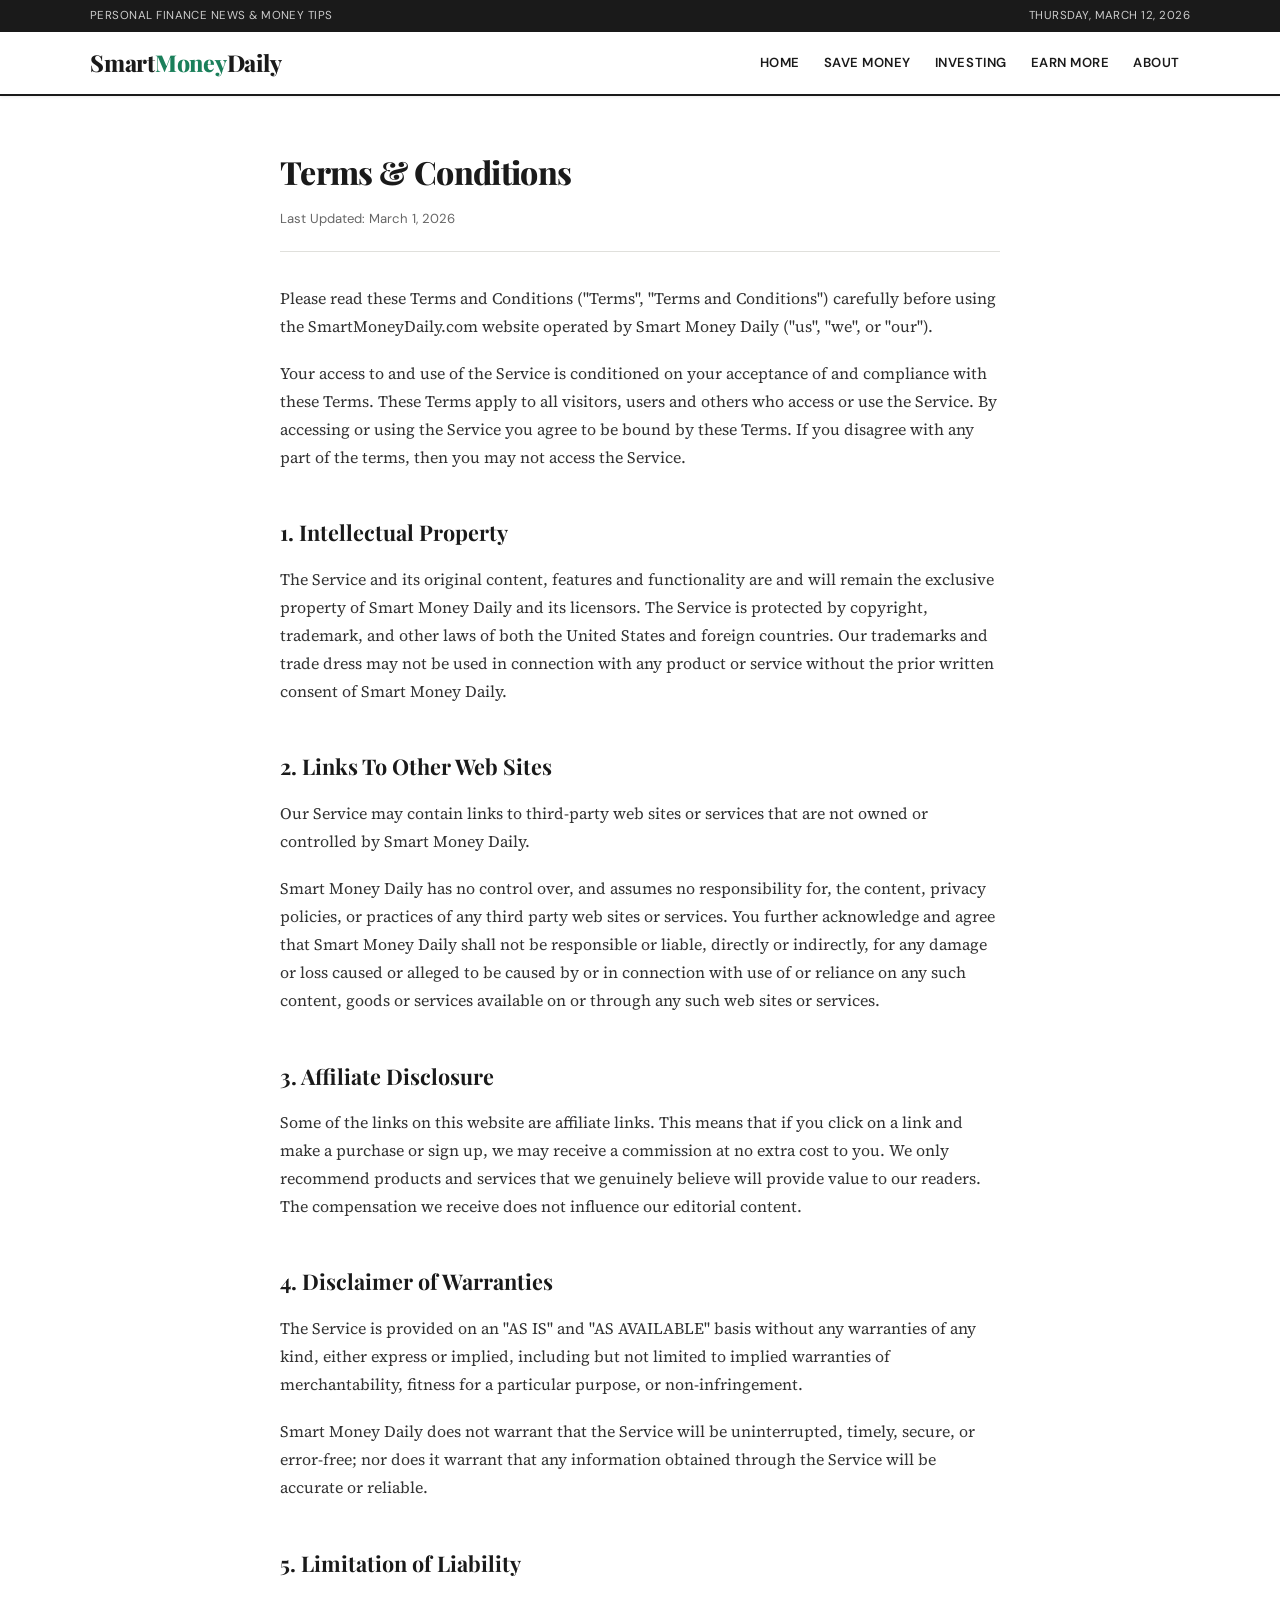
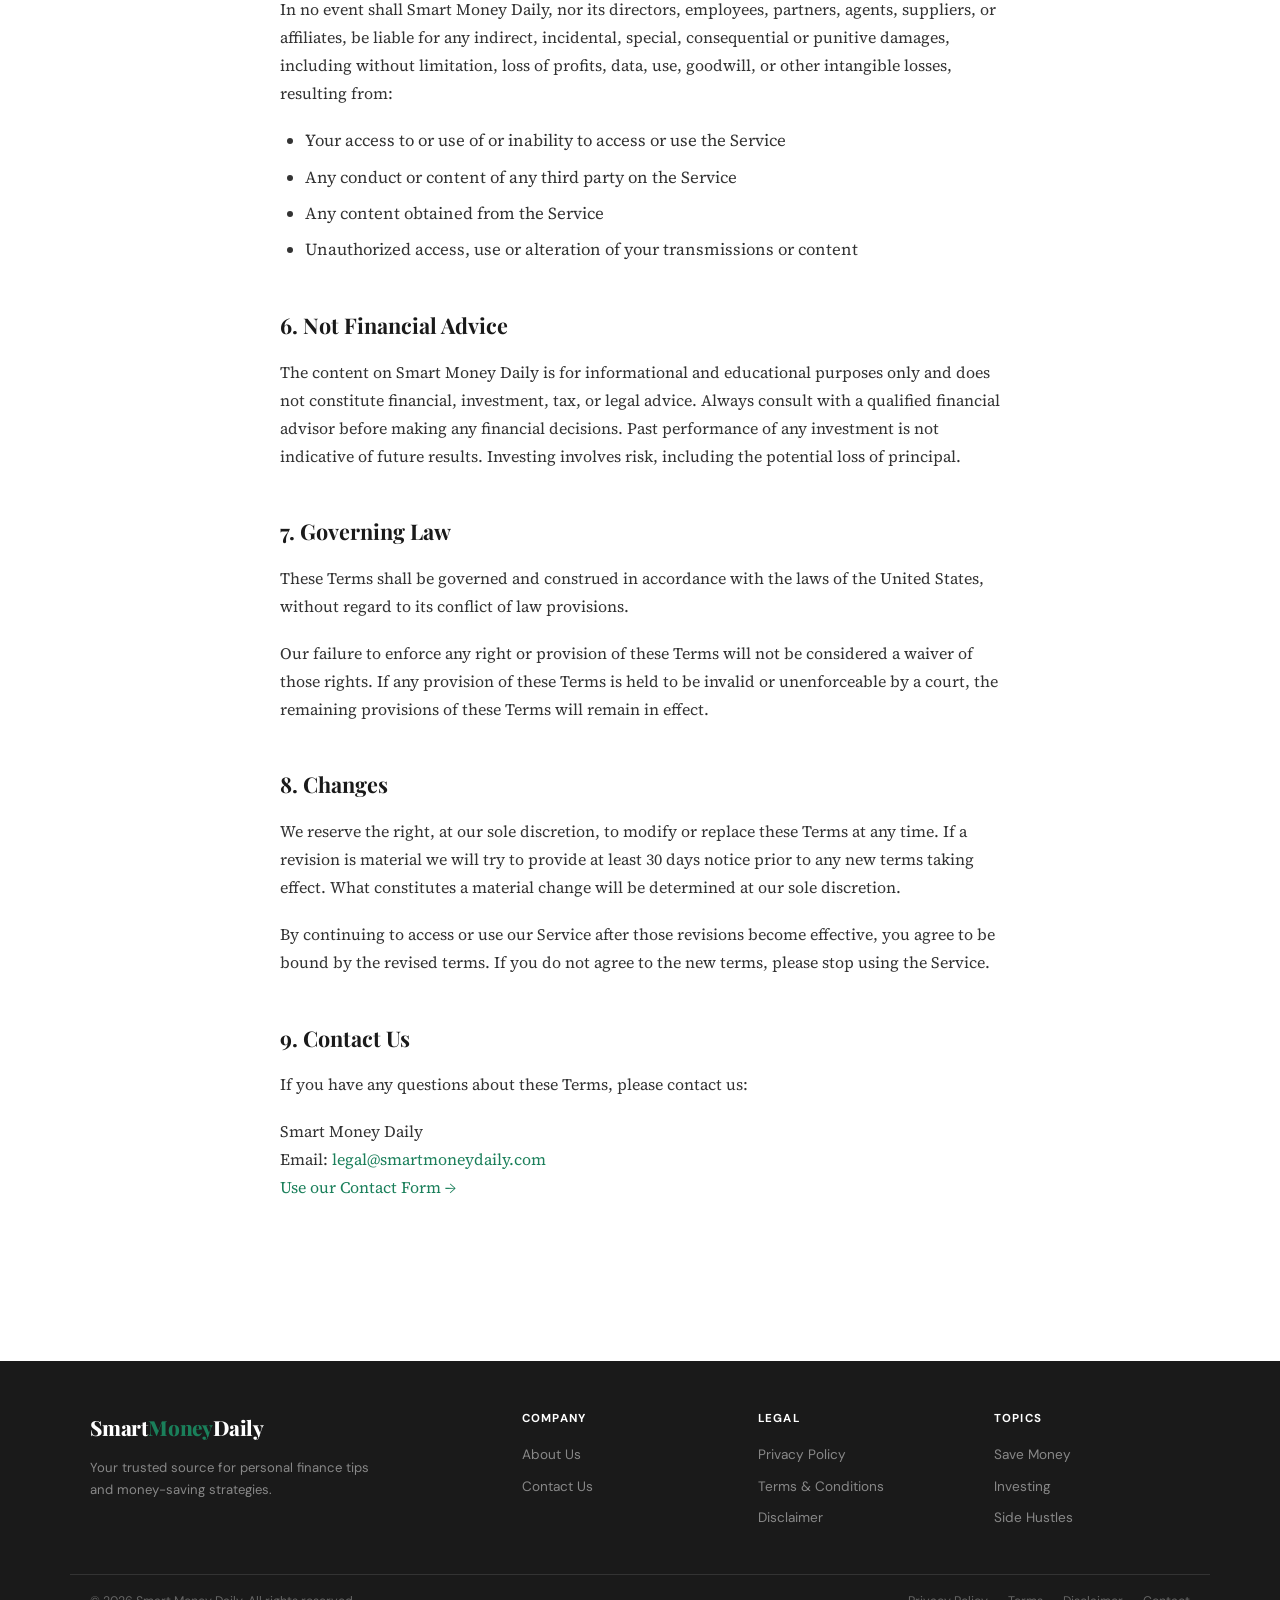
<file: terms.html>
<!DOCTYPE html>
<html lang="en">
<head>
  <meta charset="UTF-8" />
  <meta name="viewport" content="width=device-width, initial-scale=1.0" />
  <title>Terms &amp; Conditions — Smart Money Daily</title>
  <meta name="description" content="Smart Money Daily Terms and Conditions of Use." />
  <link rel="preconnect" href="https://fonts.googleapis.com" />
  <link rel="preconnect" href="https://fonts.gstatic.com" crossorigin />
  <link rel="stylesheet" href="style.css" />
</head>
<body>

<div class="top-bar">
  <div class="top-bar-inner">
    <span>Personal Finance News &amp; Money Tips</span>
    <span>Thursday, March 12, 2026</span>
  </div>
</div>

<header class="site-header">
  <div class="header-inner">
    <a href="index.html" class="site-logo">Smart<span>Money</span>Daily</a>
    <nav class="main-nav">
      <a href="index.html">Home</a>
      <a href="index.html#save">Save Money</a>
      <a href="index.html#invest">Investing</a>
      <a href="index.html#earn">Earn More</a>
      <a href="about.html">About</a>
    </nav>
    <button class="hamburger" id="hamburger" aria-label="Open menu" aria-expanded="false">
      <span></span><span></span><span></span>
    </button>
  </div>
</header>

<nav class="mobile-menu" id="mobile-menu">
  <a href="index.html">Home</a>
  <a href="about.html">About</a>
  <a href="contact.html">Contact</a>
  <a href="privacy-policy.html">Privacy Policy</a>
  <a href="terms.html">Terms</a>
  <a href="disclaimer.html">Disclaimer</a>
</nav>

<div class="inner-page">
  <h1>Terms &amp; Conditions</h1>
  <p class="page-date">Last Updated: March 1, 2026</p>

  <p>Please read these Terms and Conditions ("Terms", "Terms and Conditions") carefully before using the SmartMoneyDaily.com website operated by Smart Money Daily ("us", "we", or "our").</p>

  <p>Your access to and use of the Service is conditioned on your acceptance of and compliance with these Terms. These Terms apply to all visitors, users and others who access or use the Service. By accessing or using the Service you agree to be bound by these Terms. If you disagree with any part of the terms, then you may not access the Service.</p>

  <h2>1. Intellectual Property</h2>
  <p>The Service and its original content, features and functionality are and will remain the exclusive property of Smart Money Daily and its licensors. The Service is protected by copyright, trademark, and other laws of both the United States and foreign countries. Our trademarks and trade dress may not be used in connection with any product or service without the prior written consent of Smart Money Daily.</p>

  <h2>2. Links To Other Web Sites</h2>
  <p>Our Service may contain links to third-party web sites or services that are not owned or controlled by Smart Money Daily.</p>
  <p>Smart Money Daily has no control over, and assumes no responsibility for, the content, privacy policies, or practices of any third party web sites or services. You further acknowledge and agree that Smart Money Daily shall not be responsible or liable, directly or indirectly, for any damage or loss caused or alleged to be caused by or in connection with use of or reliance on any such content, goods or services available on or through any such web sites or services.</p>

  <h2>3. Affiliate Disclosure</h2>
  <p>Some of the links on this website are affiliate links. This means that if you click on a link and make a purchase or sign up, we may receive a commission at no extra cost to you. We only recommend products and services that we genuinely believe will provide value to our readers. The compensation we receive does not influence our editorial content.</p>

  <h2>4. Disclaimer of Warranties</h2>
  <p>The Service is provided on an "AS IS" and "AS AVAILABLE" basis without any warranties of any kind, either express or implied, including but not limited to implied warranties of merchantability, fitness for a particular purpose, or non-infringement.</p>
  <p>Smart Money Daily does not warrant that the Service will be uninterrupted, timely, secure, or error-free; nor does it warrant that any information obtained through the Service will be accurate or reliable.</p>

  <h2>5. Limitation of Liability</h2>
  <p>In no event shall Smart Money Daily, nor its directors, employees, partners, agents, suppliers, or affiliates, be liable for any indirect, incidental, special, consequential or punitive damages, including without limitation, loss of profits, data, use, goodwill, or other intangible losses, resulting from:</p>
  <ul>
    <li>Your access to or use of or inability to access or use the Service</li>
    <li>Any conduct or content of any third party on the Service</li>
    <li>Any content obtained from the Service</li>
    <li>Unauthorized access, use or alteration of your transmissions or content</li>
  </ul>

  <h2>6. Not Financial Advice</h2>
  <p>The content on Smart Money Daily is for informational and educational purposes only and does not constitute financial, investment, tax, or legal advice. Always consult with a qualified financial advisor before making any financial decisions. Past performance of any investment is not indicative of future results. Investing involves risk, including the potential loss of principal.</p>

  <h2>7. Governing Law</h2>
  <p>These Terms shall be governed and construed in accordance with the laws of the United States, without regard to its conflict of law provisions.</p>
  <p>Our failure to enforce any right or provision of these Terms will not be considered a waiver of those rights. If any provision of these Terms is held to be invalid or unenforceable by a court, the remaining provisions of these Terms will remain in effect.</p>

  <h2>8. Changes</h2>
  <p>We reserve the right, at our sole discretion, to modify or replace these Terms at any time. If a revision is material we will try to provide at least 30 days notice prior to any new terms taking effect. What constitutes a material change will be determined at our sole discretion.</p>
  <p>By continuing to access or use our Service after those revisions become effective, you agree to be bound by the revised terms. If you do not agree to the new terms, please stop using the Service.</p>

  <h2>9. Contact Us</h2>
  <p>If you have any questions about these Terms, please contact us:</p>
  <p>
    Smart Money Daily<br />
    Email: <a href="mailto:legal@smartmoneydaily.com">legal@smartmoneydaily.com</a><br />
    <a href="contact.html">Use our Contact Form →</a>
  </p>
</div>

<footer class="site-footer">
  <div class="footer-inner">
    <div class="footer-brand">
      <a href="index.html" class="site-logo">Smart<span style="color:var(--primary)">Money</span>Daily</a>
      <p>Your trusted source for personal finance tips and money-saving strategies.</p>
    </div>
    <div class="footer-col">
      <h5>Company</h5>
      <a href="about.html">About Us</a>
      <a href="contact.html">Contact Us</a>
    </div>
    <div class="footer-col">
      <h5>Legal</h5>
      <a href="privacy-policy.html">Privacy Policy</a>
      <a href="terms.html">Terms &amp; Conditions</a>
      <a href="disclaimer.html">Disclaimer</a>
    </div>
    <div class="footer-col">
      <h5>Topics</h5>
      <a href="#">Save Money</a>
      <a href="#">Investing</a>
      <a href="#">Side Hustles</a>
    </div>
  </div>
  <div class="footer-bottom">
    <span>© 2026 Smart Money Daily. All rights reserved.</span>
    <div class="footer-bottom-links">
      <a href="privacy-policy.html">Privacy Policy</a>
      <a href="terms.html">Terms</a>
      <a href="disclaimer.html">Disclaimer</a>
      <a href="contact.html">Contact</a>
    </div>
  </div>
</footer>

<button class="back-to-top" id="back-to-top" aria-label="Back to top">↑</button>
<script src="script.js"></script>
</body>
</html>
</file>
<file: style.css>
/* =============================================
   SMART MONEY DAILY - Main Stylesheet
   ============================================= */

@import url('https://fonts.googleapis.com/css2?family=Playfair+Display:wght@700;800&family=Source+Serif+4:wght@400;600&family=DM+Sans:wght@400;500;600&display=swap');

:root {
  --primary: #1a7f5a;
  --primary-dark: #145f43;
  --primary-light: #e8f5f0;
  --accent: #e8423a;
  --accent-light: #fff0ef;
  --text-dark: #1a1a1a;
  --text-body: #333333;
  --text-muted: #666666;
  --text-light: #999999;
  --bg-white: #ffffff;
  --bg-light: #f7f7f5;
  --bg-gray: #eeeeec;
  --border: #e0e0dc;
  --border-light: #f0f0ee;
  --yellow: #f5c518;
  --yellow-bg: #fffbec;
  --shadow-sm: 0 1px 3px rgba(0,0,0,0.08);
  --shadow-md: 0 4px 16px rgba(0,0,0,0.10);
  --shadow-lg: 0 8px 32px rgba(0,0,0,0.13);
  --radius: 6px;
  --radius-lg: 12px;
  --font-serif: 'Playfair Display', Georgia, serif;
  --font-body: 'Source Serif 4', Georgia, serif;
  --font-ui: 'DM Sans', sans-serif;
  --max-width: 1140px;
  --article-width: 720px;
}

*, *::before, *::after { box-sizing: border-box; margin: 0; padding: 0; }

html { font-size: 16px; scroll-behavior: smooth; }

body {
  font-family: var(--font-body);
  font-size: 1.05rem;
  line-height: 1.75;
  color: var(--text-body);
  background: var(--bg-white);
  -webkit-font-smoothing: antialiased;
}

a { color: var(--primary); text-decoration: none; }
a:hover { color: var(--primary-dark); text-decoration: underline; }

img { max-width: 100%; height: auto; display: block; }

/* =============================================
   TOP BAR
   ============================================= */
.top-bar {
  background: var(--text-dark);
  color: #ccc;
  font-family: var(--font-ui);
  font-size: 0.72rem;
  letter-spacing: 0.04em;
  text-transform: uppercase;
  padding: 6px 0;
  text-align: center;
}
.top-bar a { color: #aaa; }
.top-bar a:hover { color: #fff; text-decoration: none; }
.top-bar-inner {
  max-width: var(--max-width);
  margin: 0 auto;
  padding: 0 20px;
  display: flex;
  justify-content: space-between;
  align-items: center;
}

/* =============================================
   HEADER
   ============================================= */
.site-header {
  background: var(--bg-white);
  border-bottom: 2px solid var(--text-dark);
  position: sticky;
  top: 0;
  z-index: 1000;
  box-shadow: var(--shadow-sm);
}
.header-inner {
  max-width: var(--max-width);
  margin: 0 auto;
  padding: 0 20px;
  display: flex;
  align-items: center;
  justify-content: space-between;
  height: 62px;
}
.site-logo {
  font-family: var(--font-serif);
  font-size: 1.45rem;
  font-weight: 800;
  color: var(--text-dark);
  letter-spacing: -0.01em;
  white-space: nowrap;
}
.site-logo span { color: var(--primary); }
.site-logo:hover { text-decoration: none; color: var(--text-dark); }

.main-nav { display: flex; align-items: center; gap: 4px; }
.main-nav a {
  font-family: var(--font-ui);
  font-size: 0.82rem;
  font-weight: 600;
  text-transform: uppercase;
  letter-spacing: 0.04em;
  color: var(--text-dark);
  padding: 8px 10px;
  border-radius: var(--radius);
  transition: background 0.15s, color 0.15s;
}
.main-nav a:hover { background: var(--bg-light); color: var(--primary); text-decoration: none; }

.hamburger {
  display: none;
  flex-direction: column;
  gap: 5px;
  cursor: pointer;
  padding: 8px;
  background: none;
  border: none;
}
.hamburger span {
  display: block;
  width: 24px;
  height: 2px;
  background: var(--text-dark);
  transition: all 0.3s;
}

/* =============================================
   ADVERTORIAL BADGE
   ============================================= */
.advertorial-bar {
  background: var(--bg-light);
  border-bottom: 1px solid var(--border);
  text-align: center;
  padding: 5px;
  font-family: var(--font-ui);
  font-size: 0.72rem;
  color: var(--text-muted);
  letter-spacing: 0.08em;
  text-transform: uppercase;
}

/* =============================================
   LAYOUT
   ============================================= */
.page-wrapper {
  max-width: var(--max-width);
  margin: 0 auto;
  padding: 32px 20px;
  display: grid;
  grid-template-columns: 1fr 300px;
  gap: 40px;
  align-items: start;
}

/* =============================================
   ARTICLE
   ============================================= */
.article-header { margin-bottom: 24px; }

.article-category {
  display: inline-block;
  font-family: var(--font-ui);
  font-size: 0.72rem;
  font-weight: 700;
  text-transform: uppercase;
  letter-spacing: 0.1em;
  color: var(--accent);
  margin-bottom: 12px;
}

.article-headline {
  font-family: var(--font-serif);
  font-size: 2.35rem;
  font-weight: 800;
  line-height: 1.18;
  color: var(--text-dark);
  margin-bottom: 16px;
  letter-spacing: -0.02em;
}

.article-deck {
  font-family: var(--font-body);
  font-size: 1.15rem;
  line-height: 1.6;
  color: var(--text-muted);
  margin-bottom: 18px;
  border-left: 3px solid var(--primary);
  padding-left: 14px;
}

.article-meta {
  display: flex;
  align-items: center;
  gap: 14px;
  font-family: var(--font-ui);
  font-size: 0.82rem;
  color: var(--text-muted);
  padding-bottom: 16px;
  border-bottom: 1px solid var(--border);
  flex-wrap: wrap;
}
.author-avatar {
  width: 36px;
  height: 36px;
  border-radius: 50%;
  background: var(--primary-light);
  display: flex;
  align-items: center;
  justify-content: center;
  font-family: var(--font-serif);
  font-size: 0.9rem;
  font-weight: 700;
  color: var(--primary);
  flex-shrink: 0;
}
.meta-divider { color: var(--border); }

.share-row {
  display: flex;
  align-items: center;
  gap: 8px;
  margin: 16px 0 20px;
  flex-wrap: wrap;
}
.share-label { font-family: var(--font-ui); font-size: 0.78rem; color: var(--text-muted); font-weight: 600; }
.share-btn {
  display: inline-flex;
  align-items: center;
  gap: 6px;
  padding: 6px 12px;
  border-radius: 20px;
  font-family: var(--font-ui);
  font-size: 0.75rem;
  font-weight: 600;
  cursor: pointer;
  border: none;
  transition: opacity 0.15s, transform 0.15s;
  color: #fff;
  text-decoration: none;
}
.share-btn:hover { opacity: 0.85; transform: translateY(-1px); text-decoration: none; color: #fff; }
.share-btn.fb { background: #1877f2; }
.share-btn.tw { background: #1da1f2; }
.share-btn.em { background: #555; }
.share-btn.li { background: #0077b5; }

/* =============================================
   HERO IMAGE
   ============================================= */
.hero-image-wrap {
  margin: 0 0 28px;
  border-radius: var(--radius);
  overflow: hidden;
  position: relative;
  background: #ddd;
}
.hero-image-wrap img {
  width: 100%;
  height: 380px;
  object-fit: cover;
}
.hero-placeholder {
  width: 100%;
  height: 380px;
  background: linear-gradient(135deg, #2d8a63 0%, #1a5f43 50%, #0f3d2a 100%);
  display: flex;
  flex-direction: column;
  align-items: center;
  justify-content: center;
  color: rgba(255,255,255,0.85);
  font-family: var(--font-ui);
  font-size: 0.82rem;
  gap: 8px;
}
.hero-placeholder svg { opacity: 0.5; }
.image-caption {
  font-family: var(--font-ui);
  font-size: 0.75rem;
  color: var(--text-light);
  padding: 6px 0;
  font-style: italic;
}

/* =============================================
   ARTICLE BODY
   ============================================= */
.article-body { font-size: 1.05rem; }

.article-body p {
  margin-bottom: 1.4em;
  color: var(--text-body);
}

.article-body h2 {
  font-family: var(--font-serif);
  font-size: 1.65rem;
  font-weight: 800;
  color: var(--text-dark);
  margin: 2em 0 0.6em;
  line-height: 1.25;
  letter-spacing: -0.01em;
  padding-top: 1.5em;
  border-top: 2px solid var(--border-light);
}
.article-body h2:first-child { border-top: none; padding-top: 0; margin-top: 0; }

.article-body h3 {
  font-family: var(--font-serif);
  font-size: 1.25rem;
  font-weight: 700;
  color: var(--text-dark);
  margin: 1.5em 0 0.5em;
}

.article-body ul, .article-body ol {
  margin: 0 0 1.4em 1.5em;
}
.article-body li { margin-bottom: 0.4em; }

.tip-number {
  display: inline-flex;
  align-items: center;
  justify-content: center;
  width: 32px;
  height: 32px;
  background: var(--primary);
  color: #fff;
  font-family: var(--font-ui);
  font-weight: 700;
  font-size: 0.9rem;
  border-radius: 50%;
  margin-right: 10px;
  flex-shrink: 0;
  vertical-align: middle;
}

/* =============================================
   TIP SECTIONS
   ============================================= */
.tip-section {
  margin: 32px 0;
  padding: 28px;
  background: var(--bg-light);
  border-radius: var(--radius-lg);
  border: 1px solid var(--border);
}
.tip-section-number {
  font-family: var(--font-ui);
  font-size: 0.75rem;
  font-weight: 700;
  text-transform: uppercase;
  letter-spacing: 0.1em;
  color: var(--primary);
  margin-bottom: 6px;
}
.tip-section h2 {
  font-family: var(--font-serif);
  font-size: 1.5rem;
  font-weight: 800;
  color: var(--text-dark);
  margin: 0 0 14px;
  padding-top: 0;
  border-top: none;
}

/* =============================================
   IMAGE PLACEHOLDERS
   ============================================= */
.img-placeholder {
  border-radius: var(--radius);
  overflow: hidden;
  margin: 18px 0;
  background: var(--bg-gray);
  position: relative;
}
.img-placeholder-inner {
  width: 100%;
  height: 220px;
  display: flex;
  flex-direction: column;
  align-items: center;
  justify-content: center;
  gap: 10px;
  color: var(--text-light);
  font-family: var(--font-ui);
  font-size: 0.8rem;
}

/* =============================================
   HIGHLIGHT BOXES
   ============================================= */
.highlight-box {
  background: var(--yellow-bg);
  border: 1px solid #f0d060;
  border-left: 4px solid var(--yellow);
  border-radius: var(--radius);
  padding: 18px 20px;
  margin: 20px 0;
  font-family: var(--font-ui);
  font-size: 0.92rem;
  line-height: 1.6;
}
.highlight-box strong { color: var(--text-dark); }

.info-box {
  background: var(--primary-light);
  border: 1px solid #b5ddd0;
  border-left: 4px solid var(--primary);
  border-radius: var(--radius);
  padding: 18px 20px;
  margin: 20px 0;
  font-family: var(--font-ui);
  font-size: 0.92rem;
  line-height: 1.6;
}
.info-box-title {
  font-weight: 700;
  color: var(--primary-dark);
  font-size: 0.85rem;
  text-transform: uppercase;
  letter-spacing: 0.06em;
  margin-bottom: 6px;
}

.warning-box {
  background: var(--accent-light);
  border: 1px solid #f5c0bc;
  border-left: 4px solid var(--accent);
  border-radius: var(--radius);
  padding: 18px 20px;
  margin: 20px 0;
  font-family: var(--font-ui);
  font-size: 0.92rem;
  line-height: 1.6;
}

/* =============================================
   QUOTE BLOCKS
   ============================================= */
blockquote {
  margin: 28px 0;
  padding: 24px 28px;
  background: var(--bg-white);
  border-left: 5px solid var(--primary);
  border-radius: 0 var(--radius) var(--radius) 0;
  box-shadow: var(--shadow-sm);
  position: relative;
}
blockquote::before {
  content: '"';
  font-family: var(--font-serif);
  font-size: 5rem;
  color: var(--primary-light);
  position: absolute;
  top: -10px;
  left: 14px;
  line-height: 1;
}
blockquote p {
  font-family: var(--font-body);
  font-size: 1.15rem;
  font-style: italic;
  color: var(--text-dark);
  margin: 0 0 10px;
  position: relative;
  z-index: 1;
}
blockquote cite {
  font-family: var(--font-ui);
  font-size: 0.8rem;
  color: var(--text-muted);
  font-style: normal;
  font-weight: 600;
}

/* =============================================
   CTA BUTTONS
   ============================================= */
.cta-btn {
  display: inline-flex;
  align-items: center;
  justify-content: center;
  gap: 8px;
  padding: 14px 28px;
  background: var(--accent);
  color: #fff;
  font-family: var(--font-ui);
  font-size: 1rem;
  font-weight: 700;
  border-radius: var(--radius);
  border: none;
  cursor: pointer;
  transition: background 0.15s, transform 0.15s, box-shadow 0.15s;
  text-decoration: none;
  letter-spacing: 0.01em;
  line-height: 1;
  box-shadow: 0 4px 12px rgba(232,66,58,0.25);
}
.cta-btn:hover {
  background: #cc2e26;
  transform: translateY(-2px);
  box-shadow: 0 6px 20px rgba(232,66,58,0.35);
  text-decoration: none;
  color: #fff;
}
.cta-btn.green {
  background: var(--primary);
  box-shadow: 0 4px 12px rgba(26,127,90,0.25);
}
.cta-btn.green:hover {
  background: var(--primary-dark);
  box-shadow: 0 6px 20px rgba(26,127,90,0.35);
}
.cta-btn.large {
  padding: 17px 36px;
  font-size: 1.1rem;
}
.cta-btn-sub {
  display: block;
  font-size: 0.72rem;
  font-weight: 400;
  opacity: 0.85;
  margin-top: 3px;
}

/* =============================================
   CTA BOXES
   ============================================= */
.mid-cta-box {
  background: linear-gradient(135deg, #1a7f5a 0%, #0f4d37 100%);
  border-radius: var(--radius-lg);
  padding: 36px 32px;
  margin: 36px 0;
  text-align: center;
  color: #fff;
  position: relative;
  overflow: hidden;
}
.mid-cta-box::before {
  content: '';
  position: absolute;
  top: -40px; right: -40px;
  width: 200px; height: 200px;
  background: rgba(255,255,255,0.05);
  border-radius: 50%;
}
.mid-cta-box h3 {
  font-family: var(--font-serif);
  font-size: 1.6rem;
  font-weight: 800;
  margin-bottom: 10px;
  color: #fff;
}
.mid-cta-box p {
  font-family: var(--font-ui);
  font-size: 0.95rem;
  opacity: 0.88;
  margin-bottom: 22px;
  max-width: 480px;
  margin-left: auto;
  margin-right: auto;
}
.mid-cta-box .cta-btn { margin: 0 auto; background: var(--yellow); color: var(--text-dark); box-shadow: 0 4px 12px rgba(0,0,0,0.2); }
.mid-cta-box .cta-btn:hover { background: #e0b800; }

.final-cta-box {
  background: var(--text-dark);
  border-radius: var(--radius-lg);
  padding: 40px 32px;
  margin: 40px 0;
  text-align: center;
  color: #fff;
}
.final-cta-box h2 {
  font-family: var(--font-serif);
  font-size: 1.8rem;
  font-weight: 800;
  color: #fff;
  margin-bottom: 12px;
  border: none;
  padding: 0;
}
.final-cta-box p {
  font-family: var(--font-ui);
  font-size: 0.98rem;
  opacity: 0.8;
  margin-bottom: 24px;
  max-width: 500px;
  margin-left: auto;
  margin-right: auto;
}
.cta-group { display: flex; gap: 12px; justify-content: center; flex-wrap: wrap; }

/* =============================================
   COMPARISON TABLE
   ============================================= */
.comparison-table-wrap { overflow-x: auto; margin: 28px 0; border-radius: var(--radius-lg); box-shadow: var(--shadow-sm); }
.comparison-table {
  width: 100%;
  border-collapse: collapse;
  font-family: var(--font-ui);
  font-size: 0.88rem;
  background: var(--bg-white);
  border-radius: var(--radius-lg);
  overflow: hidden;
}
.comparison-table thead { background: var(--text-dark); color: #fff; }
.comparison-table th {
  padding: 14px 16px;
  text-align: left;
  font-weight: 600;
  letter-spacing: 0.03em;
  font-size: 0.8rem;
  text-transform: uppercase;
}
.comparison-table td { padding: 13px 16px; border-bottom: 1px solid var(--border-light); }
.comparison-table tbody tr:last-child td { border-bottom: none; }
.comparison-table tbody tr:nth-child(even) { background: var(--bg-light); }
.comparison-table .recommended { font-weight: 700; color: var(--primary); }
.table-check { color: var(--primary); font-weight: 700; }
.table-cross { color: var(--accent); }

/* =============================================
   SIDEBAR
   ============================================= */
.sidebar { position: sticky; top: 80px; }

.sidebar-widget {
  background: var(--bg-white);
  border: 1px solid var(--border);
  border-radius: var(--radius-lg);
  margin-bottom: 24px;
  overflow: hidden;
}
.widget-title {
  font-family: var(--font-ui);
  font-size: 0.72rem;
  font-weight: 700;
  text-transform: uppercase;
  letter-spacing: 0.1em;
  color: var(--text-muted);
  padding: 14px 18px;
  border-bottom: 1px solid var(--border);
  background: var(--bg-light);
}

/* Sidebar CTA */
.sidebar-cta-widget {
  background: linear-gradient(160deg, #1a7f5a, #0f4d37);
  color: #fff;
  padding: 24px 20px;
  border-radius: var(--radius-lg);
  margin-bottom: 24px;
  text-align: center;
}
.sidebar-cta-widget h4 {
  font-family: var(--font-serif);
  font-size: 1.15rem;
  margin-bottom: 8px;
  color: #fff;
  line-height: 1.3;
}
.sidebar-cta-widget p {
  font-family: var(--font-ui);
  font-size: 0.82rem;
  opacity: 0.85;
  margin-bottom: 16px;
  line-height: 1.5;
}
.sidebar-cta-widget .cta-btn {
  width: 100%;
  background: var(--yellow);
  color: var(--text-dark);
  font-size: 0.9rem;
  padding: 12px 20px;
}
.sidebar-cta-widget .cta-btn:hover { background: #e0b800; }

/* Related in sidebar */
.sidebar-article {
  display: flex;
  gap: 12px;
  padding: 14px 18px;
  border-bottom: 1px solid var(--border-light);
  align-items: flex-start;
  transition: background 0.15s;
}
.sidebar-article:last-child { border-bottom: none; }
.sidebar-article:hover { background: var(--bg-light); }
.sidebar-article-img {
  width: 80px;
  min-width: 80px;
  height: 64px;
  border-radius: 6px;
  background: var(--bg-gray);
  flex-shrink: 0;
  overflow: hidden;
  position: relative;
}
.sidebar-article-img img {
  width: 100%;
  height: 100%;
  object-fit: cover;
  display: block;
  position: absolute;
  top: 0; left: 0;
}
.sidebar-article h5 {
  font-family: var(--font-ui);
  font-size: 0.82rem;
  font-weight: 600;
  line-height: 1.35;
  color: var(--text-dark);
  margin-bottom: 4px;
}
.sidebar-article span {
  font-family: var(--font-ui);
  font-size: 0.72rem;
  color: var(--text-muted);
}

/* Quick tips widget */
.quick-tip-list { list-style: none; padding: 0; }
.quick-tip-list li {
  padding: 11px 18px;
  border-bottom: 1px solid var(--border-light);
  font-family: var(--font-ui);
  font-size: 0.85rem;
  display: flex;
  align-items: flex-start;
  gap: 10px;
}
.quick-tip-list li:last-child { border-bottom: none; }
.quick-tip-list li::before {
  content: '✓';
  color: var(--primary);
  font-weight: 700;
  flex-shrink: 0;
  margin-top: 1px;
}

/* =============================================
   RELATED ARTICLES
   ============================================= */
.related-articles-section {
  margin: 48px 0 0;
  padding-top: 32px;
  border-top: 2px solid var(--text-dark);
}
.section-title {
  font-family: var(--font-serif);
  font-size: 1.4rem;
  font-weight: 800;
  color: var(--text-dark);
  margin-bottom: 24px;
}
.related-grid {
  display: grid;
  grid-template-columns: repeat(3, 1fr);
  gap: 20px;
}
.related-card {
  border: 1px solid var(--border);
  border-radius: var(--radius-lg);
  overflow: hidden;
  transition: box-shadow 0.2s, transform 0.2s;
  background: var(--bg-white);
}
.related-card:hover { box-shadow: var(--shadow-md); transform: translateY(-3px); }
.related-card-img {
  width: 100%;
  height: 160px;
  background: var(--bg-gray);
  overflow: hidden;
  position: relative;
  display: block;
}
.related-card-img img {
  width: 100%;
  height: 100%;
  object-fit: cover;
  display: block;
  position: absolute;
  top: 0; left: 0;
}
.related-card-body { padding: 16px; }
.related-card-cat {
  font-family: var(--font-ui);
  font-size: 0.68rem;
  font-weight: 700;
  text-transform: uppercase;
  letter-spacing: 0.08em;
  color: var(--primary);
  margin-bottom: 6px;
}
.related-card h4 {
  font-family: var(--font-ui);
  font-size: 0.92rem;
  font-weight: 700;
  line-height: 1.35;
  color: var(--text-dark);
  margin-bottom: 8px;
}
.related-card span {
  font-family: var(--font-ui);
  font-size: 0.75rem;
  color: var(--text-muted);
}

/* =============================================
   NEWSLETTER BOX (mid-article)
   ============================================= */
.newsletter-box {
  background: var(--bg-light);
  border: 1px solid var(--border);
  border-radius: var(--radius-lg);
  padding: 28px 24px;
  margin: 32px 0;
  text-align: center;
}
.newsletter-box h4 {
  font-family: var(--font-serif);
  font-size: 1.3rem;
  font-weight: 800;
  color: var(--text-dark);
  margin-bottom: 8px;
}
.newsletter-box p {
  font-family: var(--font-ui);
  font-size: 0.88rem;
  color: var(--text-muted);
  margin-bottom: 16px;
}
.newsletter-form { display: flex; gap: 8px; max-width: 420px; margin: 0 auto; }
.newsletter-form input {
  flex: 1;
  padding: 11px 16px;
  border: 1px solid var(--border);
  border-radius: var(--radius);
  font-family: var(--font-ui);
  font-size: 0.9rem;
  outline: none;
  transition: border-color 0.15s;
}
.newsletter-form input:focus { border-color: var(--primary); }
.newsletter-form button {
  padding: 11px 20px;
  background: var(--primary);
  color: #fff;
  border: none;
  border-radius: var(--radius);
  font-family: var(--font-ui);
  font-size: 0.9rem;
  font-weight: 700;
  cursor: pointer;
  white-space: nowrap;
  transition: background 0.15s;
}
.newsletter-form button:hover { background: var(--primary-dark); }

/* =============================================
   FOOTER
   ============================================= */
.site-footer {
  background: var(--text-dark);
  color: #aaa;
  margin-top: 60px;
  padding: 48px 0 0;
  font-family: var(--font-ui);
}
.footer-inner {
  max-width: var(--max-width);
  margin: 0 auto;
  padding: 0 20px 36px;
  display: grid;
  grid-template-columns: 2fr 1fr 1fr 1fr;
  gap: 40px;
}
.footer-brand .site-logo { color: #fff; font-size: 1.3rem; margin-bottom: 12px; display: block; }
.footer-brand p { font-size: 0.82rem; line-height: 1.65; color: #888; max-width: 280px; }
.footer-col h5 {
  font-size: 0.72rem;
  font-weight: 700;
  text-transform: uppercase;
  letter-spacing: 0.1em;
  color: #fff;
  margin-bottom: 14px;
}
.footer-col a {
  display: block;
  color: #888;
  font-size: 0.85rem;
  margin-bottom: 8px;
  transition: color 0.15s;
}
.footer-col a:hover { color: #fff; text-decoration: none; }
.footer-bottom {
  border-top: 1px solid #333;
  padding: 16px 20px;
  max-width: var(--max-width);
  margin: 0 auto;
  display: flex;
  align-items: center;
  justify-content: space-between;
  flex-wrap: wrap;
  gap: 10px;
  font-size: 0.78rem;
  color: #666;
}
.footer-bottom-links { display: flex; gap: 20px; flex-wrap: wrap; }
.footer-bottom-links a { color: #666; font-size: 0.78rem; }
.footer-bottom-links a:hover { color: #aaa; text-decoration: none; }

.disclaimer-text {
  max-width: var(--max-width);
  margin: 0 auto;
  padding: 24px 20px 0;
  font-size: 0.75rem;
  color: #666;
  line-height: 1.65;
  border-top: 1px solid #333;
}

/* =============================================
   INNER PAGES
   ============================================= */
.inner-page {
  max-width: 760px;
  margin: 0 auto;
  padding: 48px 20px 80px;
}
.inner-page h1 {
  font-family: var(--font-serif);
  font-size: 2rem;
  font-weight: 800;
  color: var(--text-dark);
  margin-bottom: 8px;
  letter-spacing: -0.02em;
}
.inner-page .page-date {
  font-family: var(--font-ui);
  font-size: 0.82rem;
  color: var(--text-muted);
  margin-bottom: 32px;
  padding-bottom: 20px;
  border-bottom: 1px solid var(--border);
}
.inner-page h2 {
  font-family: var(--font-serif);
  font-size: 1.35rem;
  font-weight: 700;
  color: var(--text-dark);
  margin: 2em 0 0.6em;
}
.inner-page p {
  font-size: 1rem;
  line-height: 1.75;
  margin-bottom: 1.2em;
  color: var(--text-body);
}
.inner-page ul, .inner-page ol {
  margin: 0 0 1.2em 1.5em;
  line-height: 1.75;
}
.inner-page li { margin-bottom: 0.4em; }
.inner-page a { color: var(--primary); }
.contact-form-wrap { max-width: 560px; margin-top: 28px; }
.form-group { margin-bottom: 18px; }
.form-group label {
  display: block;
  font-family: var(--font-ui);
  font-size: 0.85rem;
  font-weight: 600;
  color: var(--text-dark);
  margin-bottom: 6px;
}
.form-group input, .form-group textarea, .form-group select {
  width: 100%;
  padding: 11px 14px;
  border: 1px solid var(--border);
  border-radius: var(--radius);
  font-family: var(--font-ui);
  font-size: 0.92rem;
  color: var(--text-body);
  outline: none;
  transition: border-color 0.15s;
}
.form-group input:focus, .form-group textarea:focus { border-color: var(--primary); }
.form-group textarea { height: 130px; resize: vertical; }
.form-submit {
  background: var(--primary);
  color: #fff;
  border: none;
  padding: 13px 32px;
  border-radius: var(--radius);
  font-family: var(--font-ui);
  font-size: 1rem;
  font-weight: 700;
  cursor: pointer;
  transition: background 0.15s;
}
.form-submit:hover { background: var(--primary-dark); }

/* =============================================
   READING PROGRESS BAR
   ============================================= */
.progress-bar {
  position: fixed;
  top: 0;
  left: 0;
  height: 3px;
  background: var(--primary);
  z-index: 2000;
  width: 0%;
  transition: width 0.1s linear;
}

/* =============================================
   BACK TO TOP
   ============================================= */
.back-to-top {
  position: fixed;
  bottom: 28px;
  right: 28px;
  width: 44px;
  height: 44px;
  background: var(--primary);
  color: #fff;
  border: none;
  border-radius: 50%;
  display: flex;
  align-items: center;
  justify-content: center;
  cursor: pointer;
  opacity: 0;
  visibility: hidden;
  transition: opacity 0.3s, visibility 0.3s, transform 0.2s;
  box-shadow: var(--shadow-md);
  font-size: 1.1rem;
  z-index: 999;
}
.back-to-top.visible { opacity: 1; visibility: visible; }
.back-to-top:hover { background: var(--primary-dark); transform: translateY(-3px); }

/* =============================================
   MOBILE MENU
   ============================================= */
.mobile-menu {
  display: none;
  position: fixed;
  top: 62px;
  left: 0;
  right: 0;
  background: var(--bg-white);
  border-bottom: 2px solid var(--text-dark);
  padding: 16px 20px;
  z-index: 999;
  box-shadow: var(--shadow-md);
  flex-direction: column;
  gap: 4px;
}
.mobile-menu.open { display: flex; }
.mobile-menu a {
  font-family: var(--font-ui);
  font-size: 0.92rem;
  font-weight: 600;
  color: var(--text-dark);
  padding: 10px 14px;
  border-radius: var(--radius);
  text-transform: uppercase;
  letter-spacing: 0.05em;
}
.mobile-menu a:hover { background: var(--bg-light); text-decoration: none; }

/* =============================================
   RESPONSIVE
   ============================================= */
@media (max-width: 900px) {
  .page-wrapper { grid-template-columns: 1fr; }
  .sidebar { position: static; }
  .related-grid { grid-template-columns: 1fr 1fr; }
  .footer-inner { grid-template-columns: 1fr 1fr; gap: 28px; }
}

@media (max-width: 640px) {
  .article-headline { font-size: 1.7rem; }
  .main-nav { display: none; }
  .hamburger { display: flex; }
  .header-inner { height: 56px; }
  .hero-placeholder, .hero-image-wrap img { height: 220px; }
  .related-grid { grid-template-columns: 1fr; }
  .footer-inner { grid-template-columns: 1fr; gap: 24px; }
  .mid-cta-box, .final-cta-box { padding: 28px 20px; }
  .mid-cta-box h3, .final-cta-box h2 { font-size: 1.3rem; }
  .newsletter-form { flex-direction: column; }
  .tip-section { padding: 20px 18px; }
  .cta-group { flex-direction: column; align-items: center; }
  .top-bar-inner { justify-content: center; }
  .top-bar-inner span { display: none; }
  .comparison-table th, .comparison-table td { padding: 10px 12px; font-size: 0.8rem; }
}
</file>
